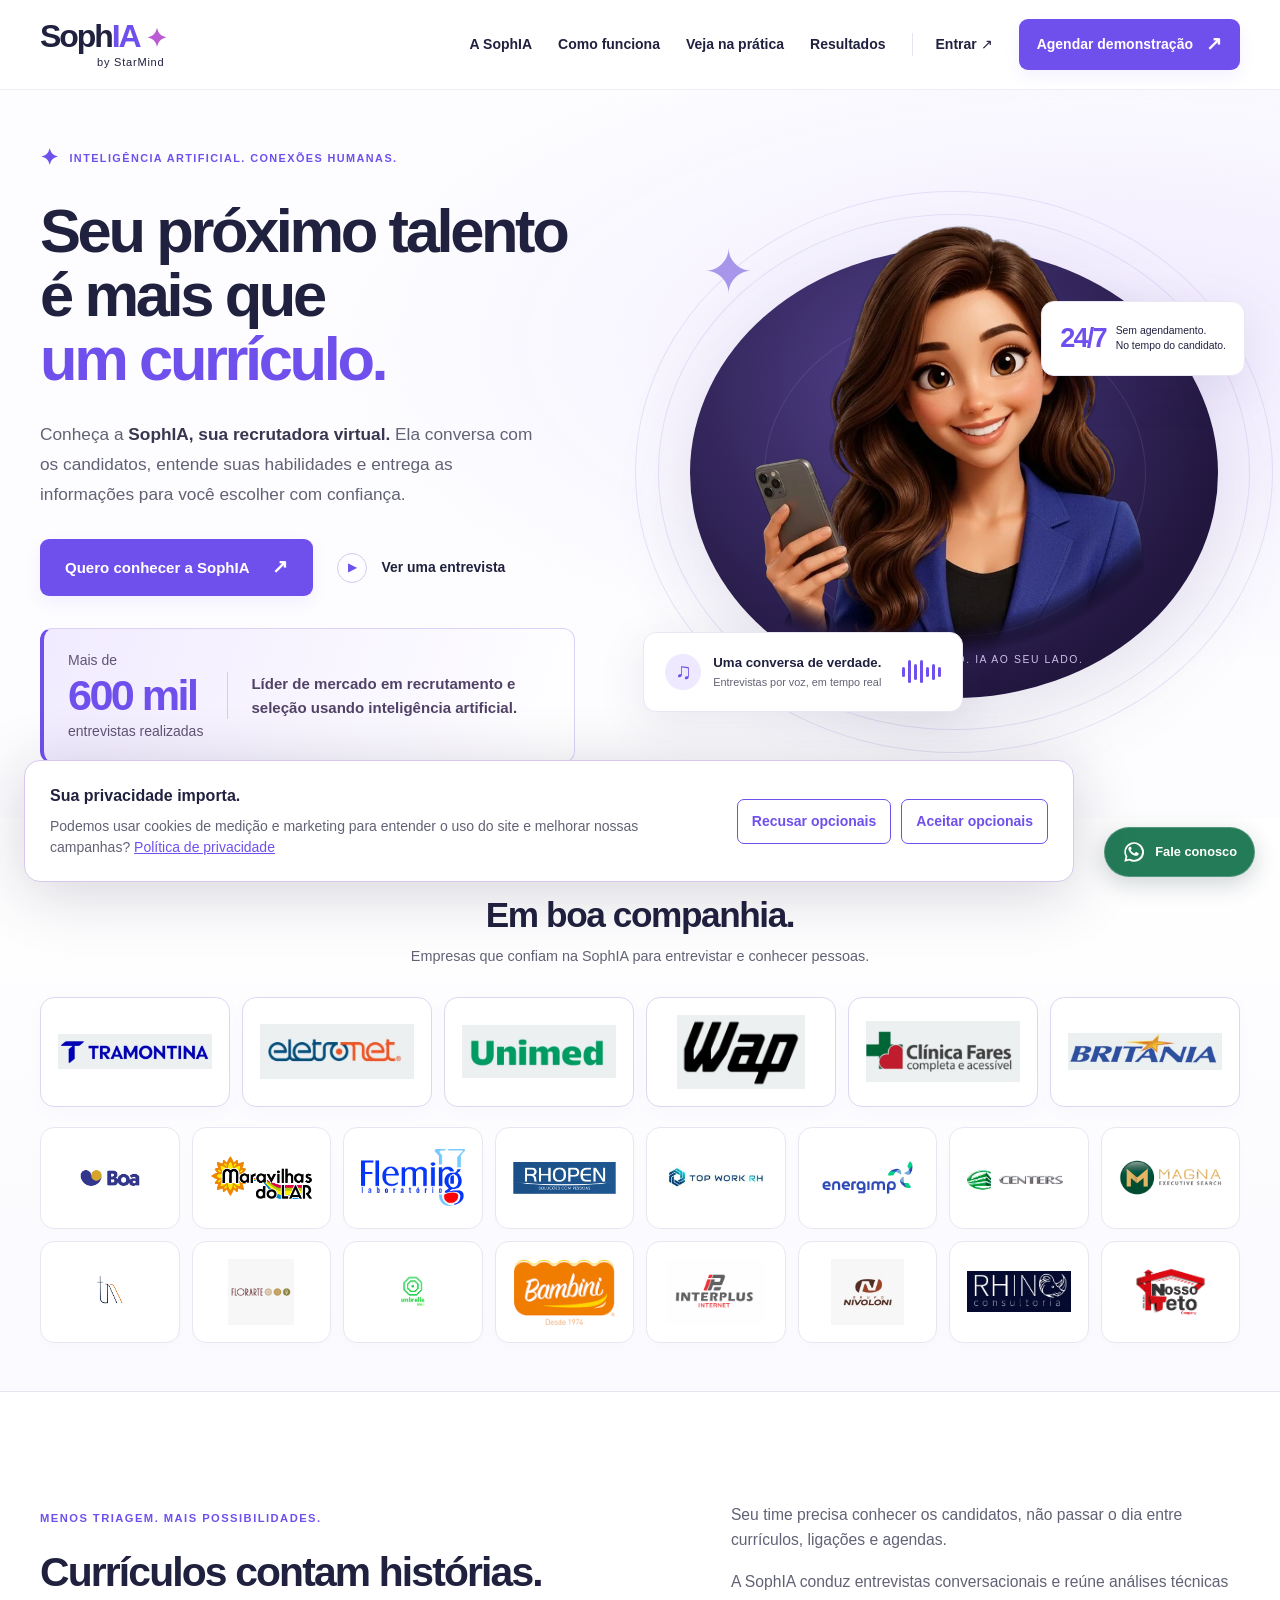
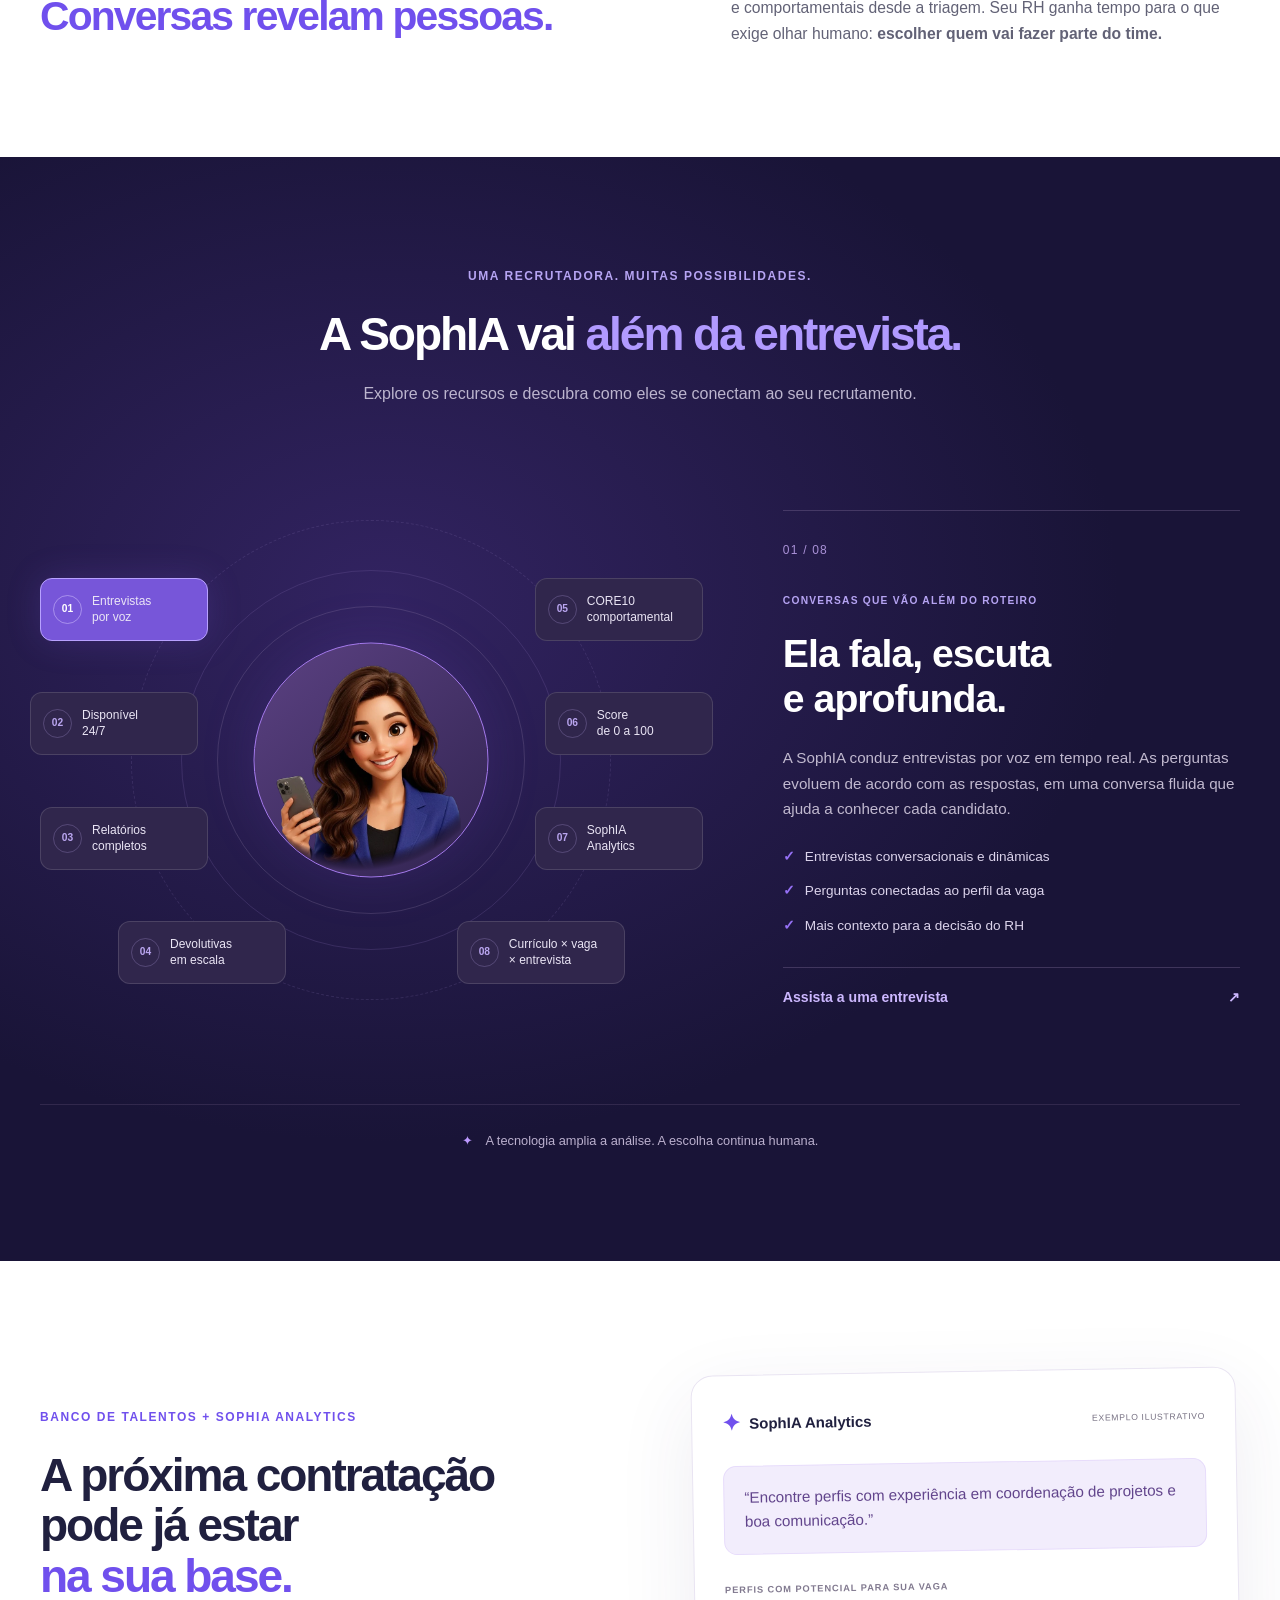
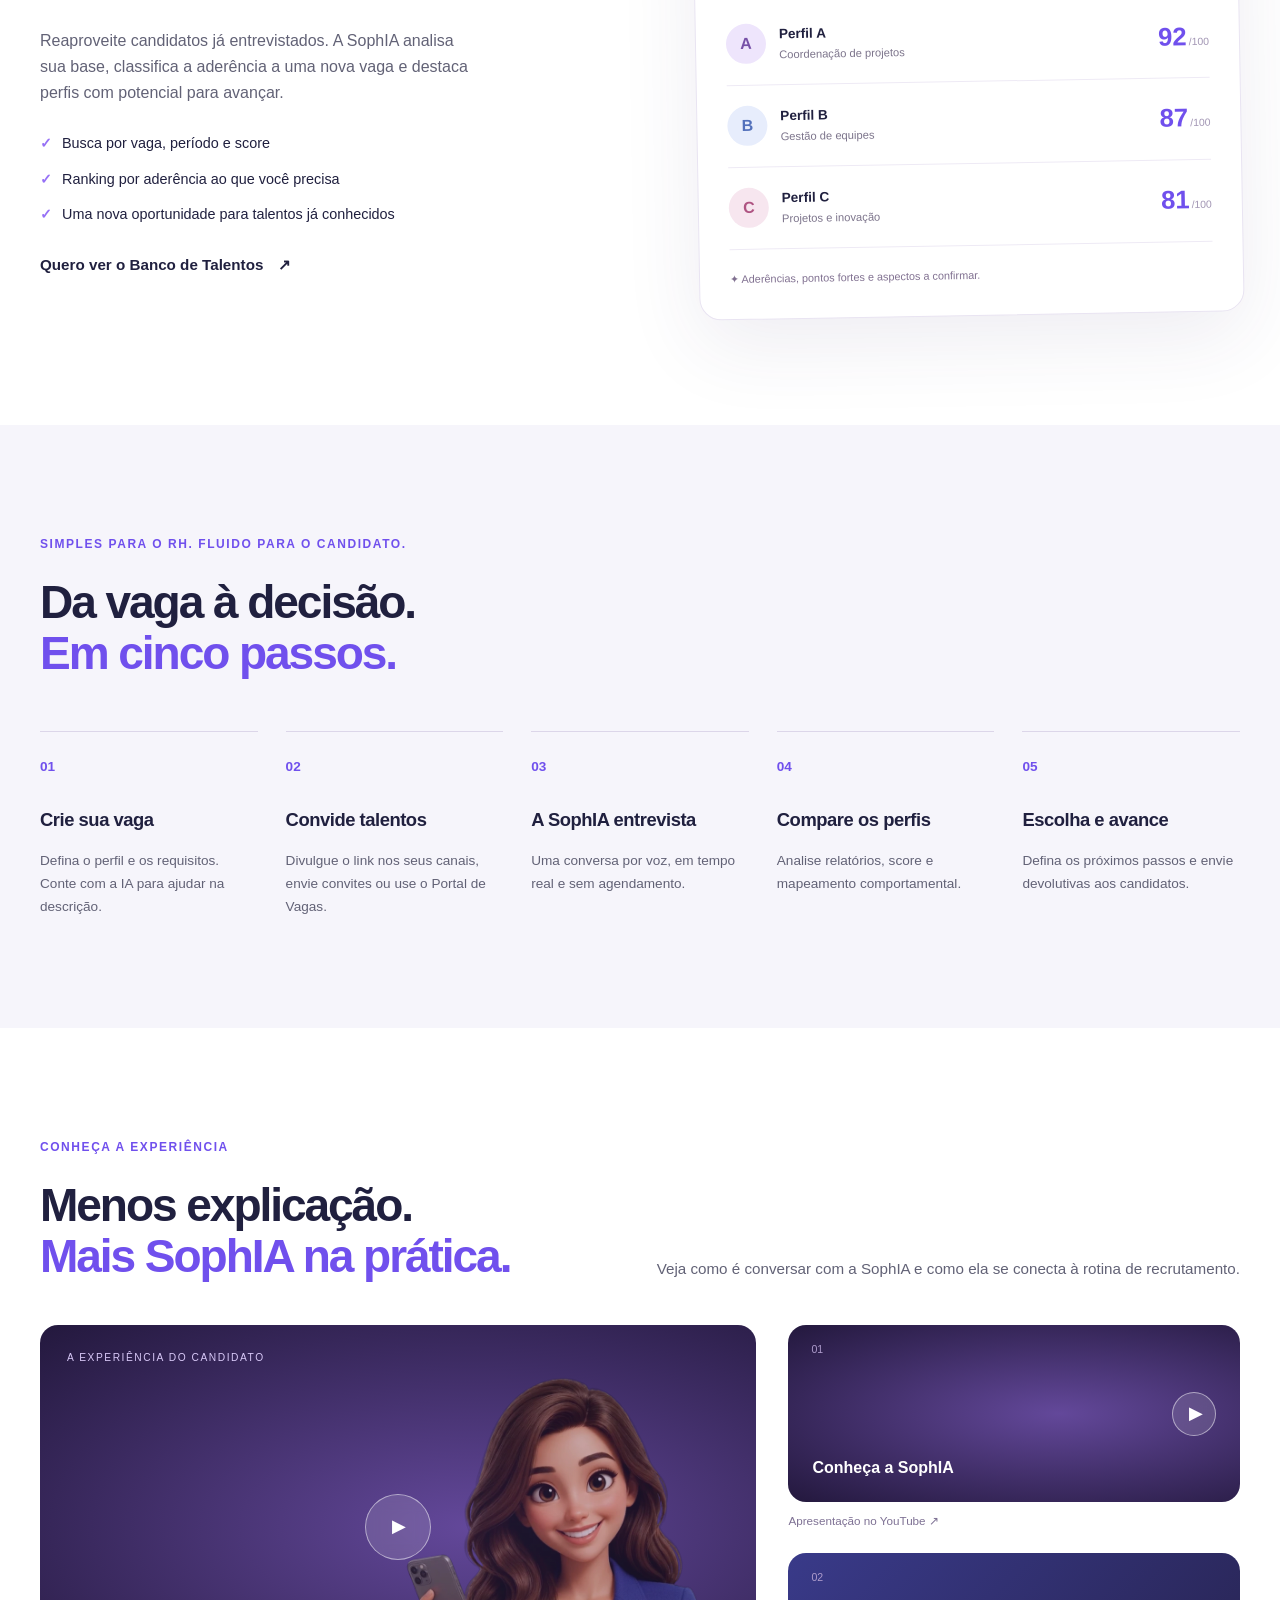
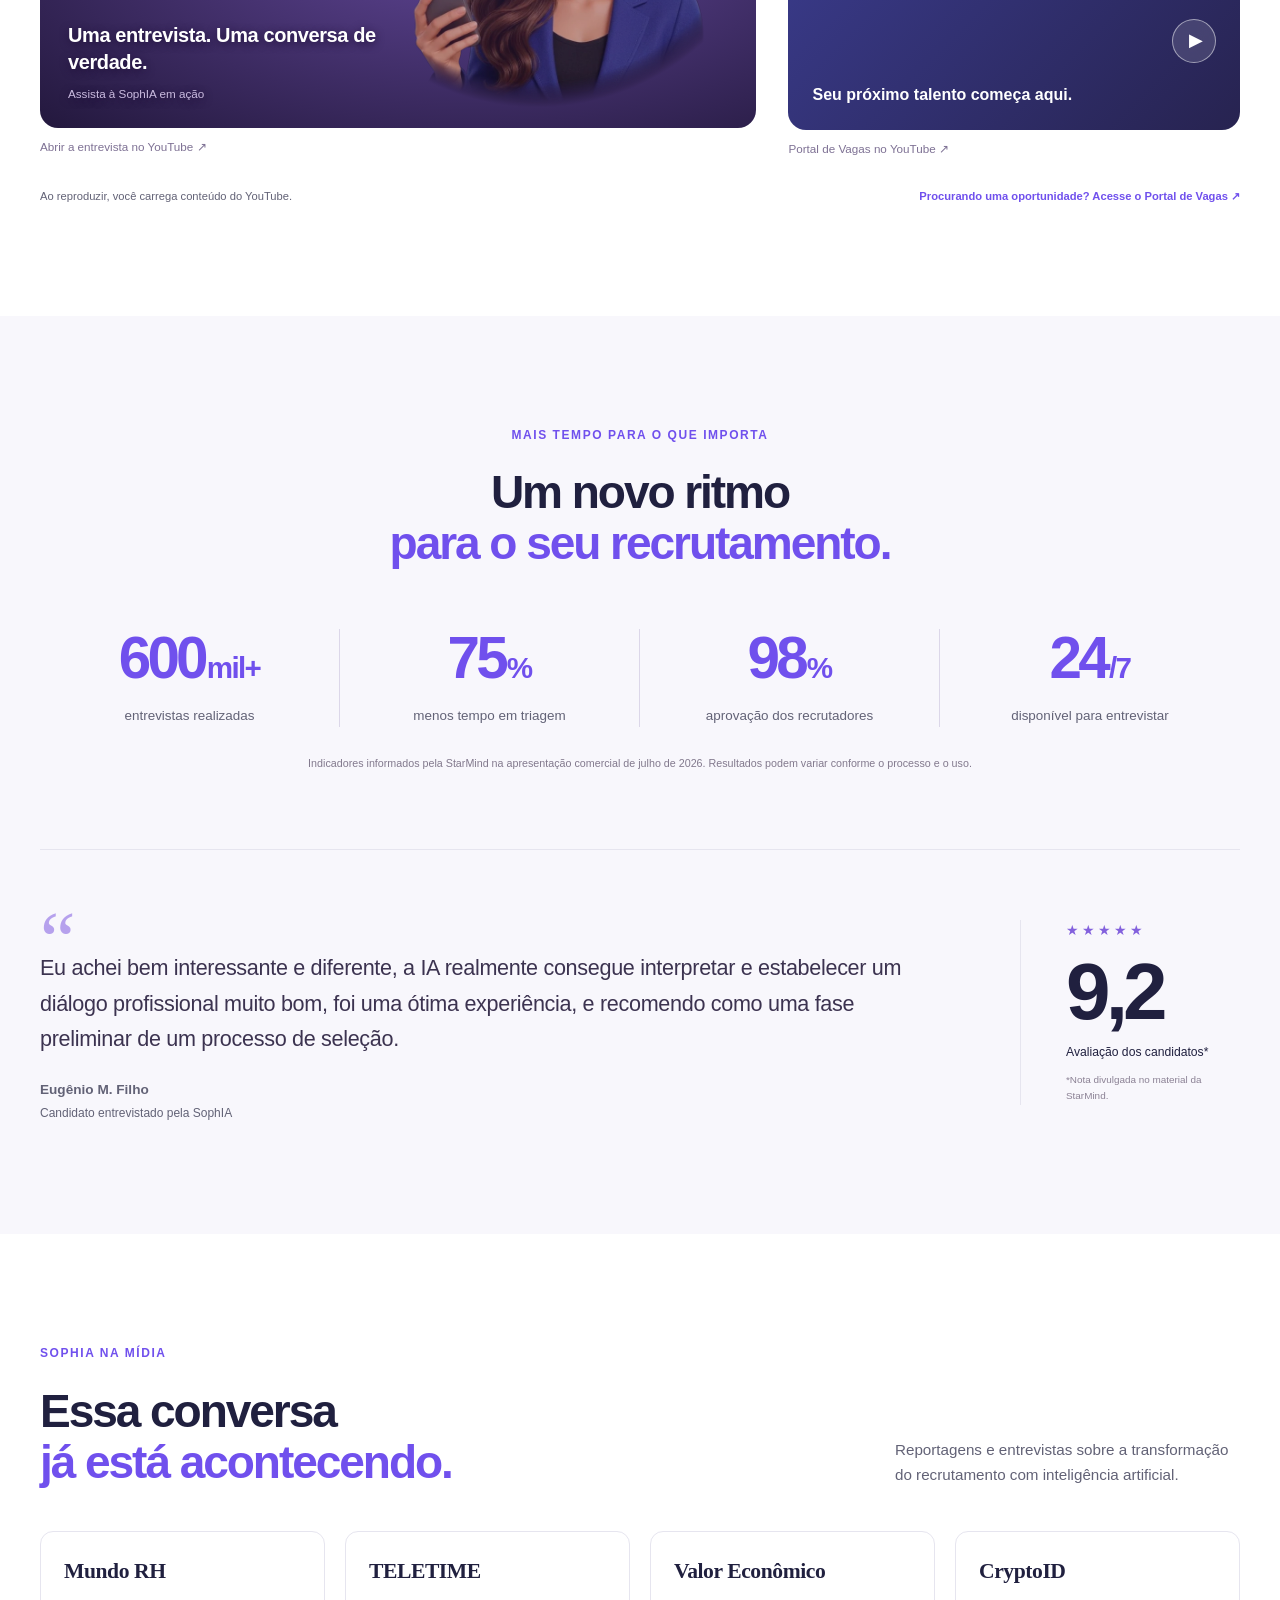
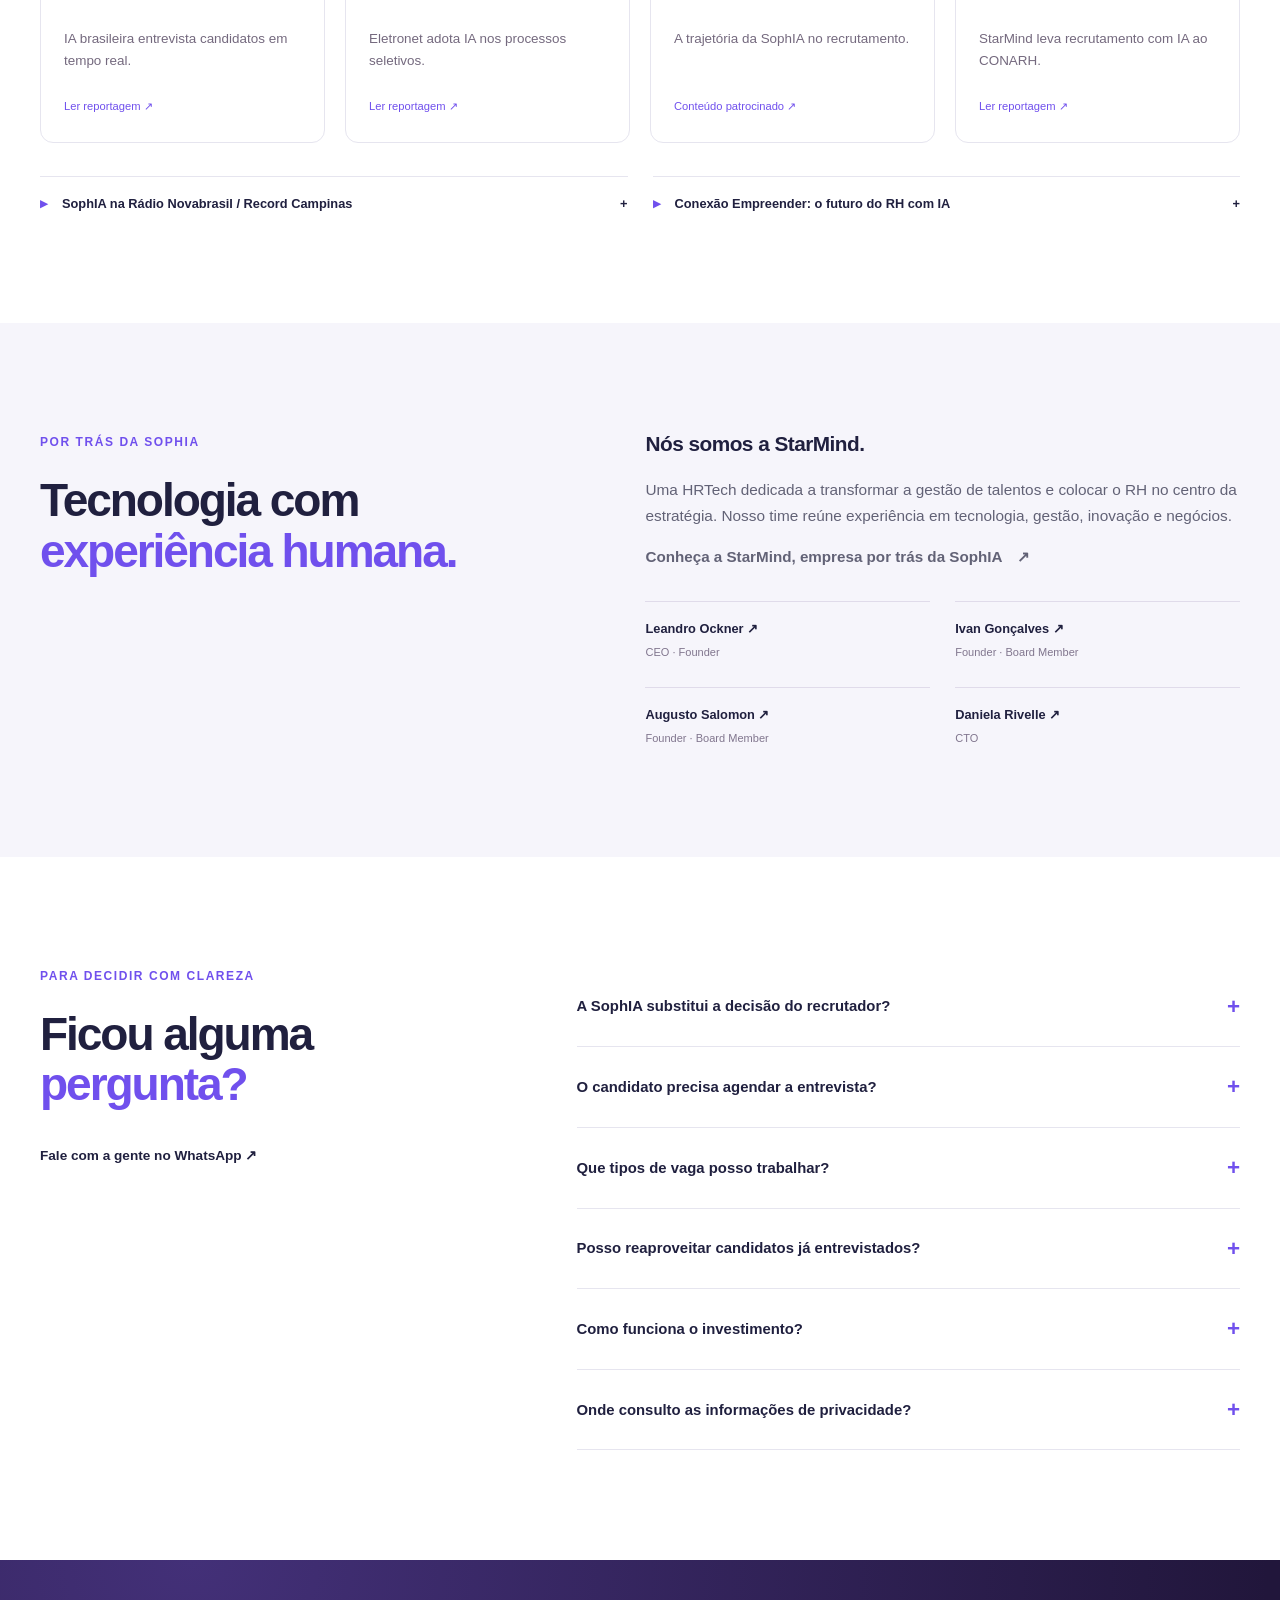
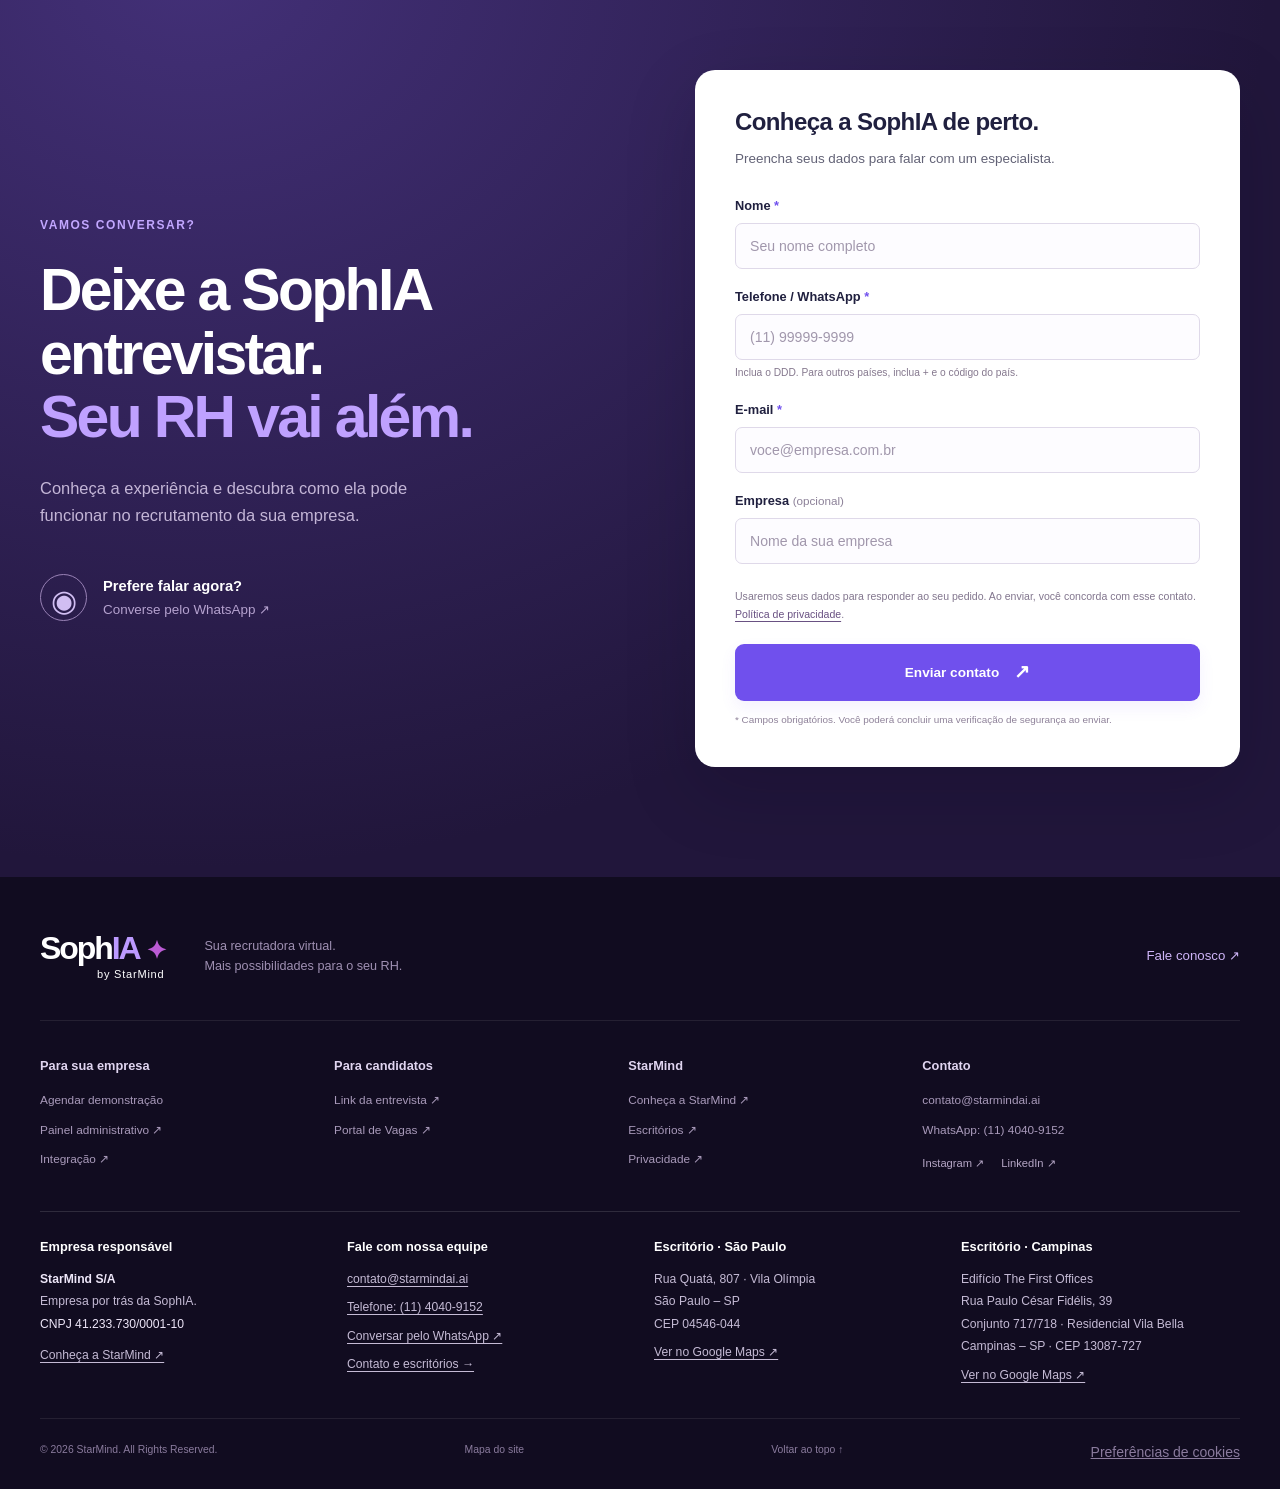
<file: index.html>
<!doctype html>
<html lang="pt-BR">
<head>
<meta charset="utf-8"><meta name="viewport" content="width=device-width, initial-scale=1">
<title>SophIA | Sua recrutadora virtual, além da entrevista</title>
<meta name="description" content="A SophIA entrevista candidatos por voz, analisa competências e entrega ao RH relatórios, score, CORE10 e um banco de talentos inteligente. Conheça a recrutadora virtual da StarMind.">
<meta name="theme-color" content="#292064"><meta property="og:type" content="website"><meta property="og:title" content="SophIA — sua recrutadora virtual"><meta property="og:description" content="Ela entrevista. Você conhece as pessoas. Seu RH decide com mais informação.">
<link rel="icon" type="image/svg+xml" href="data:image/svg+xml,%3Csvg xmlns='http://www.w3.org/2000/svg' viewBox='0 0 64 64'%3E%3Crect width='64' height='64' rx='18' fill='%237050ed'/%3E%3Ctext x='32' y='47' text-anchor='middle' font-family='Arial' font-weight='700' font-size='44' fill='white'%3ES%3C/text%3E%3C/svg%3E">
<link rel="stylesheet" href="styles.css"><script src="config.js" defer></script><script src="tracking.js" defer></script><script src="forms.js" defer></script><script src="script.js" defer></script>
<script type="application/ld+json">{"@context": "https://schema.org", "@type": "Organization", "@id": "https://sophia.starmindai.ai/#starmind", "name": "StarMind", "legalName": "StarMind S/A", "url": "https://starmindai.ai/", "taxID": "41.233.730/0001-10", "email": "contato@starmindai.ai", "telephone": "+551140409152", "sameAs": ["https://www.instagram.com/starmind.ai/", "https://www.linkedin.com/company/starmindai"]}</script>
<link rel="stylesheet" href="site-updates.css">
</head>
<body>
<a class="skip" href="#conteudo">Pular para o conteúdo</a>
<header class="header"><div class="container nav">
<a class="brand" href="#inicio" aria-label="SophIA, início"><span>Soph<span class="brand-ia">IA</span><i>✦</i></span><small>by StarMind</small></a>
<button class="menu-toggle" aria-label="Abrir menu" aria-controls="navigation" aria-expanded="false"><span></span><span></span><span></span></button>
<nav id="navigation" aria-label="Navegação principal"><a href="#solucao">A SophIA</a><a href="#como-funciona">Como funciona</a><a href="#demonstracao">Veja na prática</a><a href="#resultados">Resultados</a><a class="nav-login" href="https://painel.starmindai.ai/" target="_blank" rel="noopener noreferrer">Entrar ↗</a><a class="button small" href="https://painelcliente.starmindai.ai/agendamento" target="_blank" rel="noopener noreferrer">Agendar demonstração <span>↗</span></a></nav>
</div></header>
<main id="conteudo">
<section class="hero" id="inicio"><div class="container hero-grid">
<div class="hero-copy"><p class="eyebrow"><span class="mini-spark">✦</span> INTELIGÊNCIA ARTIFICIAL. CONEXÕES HUMANAS.</p><h1>Seu próximo talento<br>é mais que<br><em>um currículo.</em></h1><p class="hero-intro">Conheça a <strong>SophIA, sua recrutadora virtual.</strong> Ela conversa com os candidatos, entende suas habilidades e entrega as informações para você escolher com confiança.</p><div class="actions"><a class="button" href="https://painelcliente.starmindai.ai/agendamento" target="_blank" rel="noopener noreferrer">Quero conhecer a SophIA <span>↗</span></a><a class="text-link" href="#demonstracao"><span class="play-small">▶</span> Ver uma entrevista</a></div><div class="hero-proof hero-proof-highlight"><p class="hero-volume"><span>Mais de</span><strong>600 mil</strong><span>entrevistas realizadas</span></p><p class="hero-leadership">Líder de mercado em recrutamento e seleção usando inteligência artificial.</p></div></div>
<div class="hero-art"><div class="hero-orbit orbit-one"></div><div class="hero-orbit orbit-two"></div><div class="hero-disc"><span class="disc-label">PESSOAS NO CENTRO. IA AO SEU LADO.</span></div><img class="hero-avatar" src="assets/sophia.webp" alt="SophIA, a recrutadora virtual da StarMind" width="740" height="888" fetchpriority="high"><div class="float-card voice-card"><span class="voice-icon" aria-hidden="true">♫</span><div><b>Uma conversa de verdade.</b><span>Entrevistas por voz, em tempo real</span></div><div class="wave" aria-hidden="true"><i></i><i></i><i></i><i></i><i></i><i></i><i></i></div></div><div class="float-card time-card"><b>24/7</b><span>Sem agendamento.<br>No tempo do candidato.</span></div><span class="hero-spark" aria-hidden="true">✦</span></div>
</div></section>
<section class="client-showcase" id="clientes" aria-labelledby="clients-title"><div class="container">
<p class="client-eyebrow">QUEM JÁ TRANSFORMA O RH COM A SOPHIA</p>
<h2 id="clients-title">Em boa companhia.</h2>
<p class="client-intro">Empresas que confiam na SophIA para entrevistar e conhecer pessoas.</p>
<ul class="client-grid client-grid-primary" aria-label="Clientes em destaque"><li class="client-tile"><img src="assets/logo-tramontina.webp" alt="Tramontina" width="498" height="116" loading="lazy" decoding="async"></li><li class="client-tile"><img src="assets/logo-eletronet.webp" alt="Eletronet" width="380" height="134" loading="lazy" decoding="async"></li><li class="client-tile"><img src="assets/logo-unimed.webp" alt="Unimed" width="396" height="136" loading="lazy" decoding="async"></li><li class="client-tile"><img src="assets/logo-wap.webp" alt="WAP" width="272" height="158" loading="lazy" decoding="async"></li><li class="client-tile"><img src="assets/logo-fares.webp" alt="Clínica Fares" width="404" height="158" loading="lazy" decoding="async"></li><li class="client-tile"><img src="assets/logo-britania.webp" alt="Britânia" width="424" height="102" loading="lazy" decoding="async"></li></ul>
<ul class="client-grid client-grid-more" aria-label="Mais clientes da SophIA"><li class="client-tile"><img src="assets/clientes/04-supermercados-boa.png" alt="Supermercados BOA" width="225" height="225" loading="lazy" decoding="async"></li><li class="client-tile"><img src="assets/clientes/05-maravilhas-do-lar.png" alt="Maravilhas do Lar" width="400" height="171" loading="lazy" decoding="async"></li><li class="client-tile"><img src="assets/clientes/07-fleming.png" alt="Fleming" width="302" height="167" loading="lazy" decoding="async"></li><li class="client-tile"><img src="assets/clientes/08-rhopen.svg" alt="RHOPEN" loading="lazy" decoding="async"></li><li class="client-tile"><img src="assets/clientes/09-topwork.jpg" alt="TopWork" width="350" height="88" loading="lazy" decoding="async"></li><li class="client-tile"><img src="assets/clientes/10-energimp.png" alt="Energimp" width="316" height="160" loading="lazy" decoding="async"></li><li class="client-tile"><img src="assets/clientes/11-grupo-centers.png" alt="Grupo Centers" width="320" height="83" loading="lazy" decoding="async"></li><li class="client-tile"><img src="assets/clientes/12-magna.png" alt="Magna" width="600" height="218" loading="lazy" decoding="async"></li><li class="client-tile"><img src="assets/clientes/13-tm-associados.png" alt="TM Associados" width="225" height="225" loading="lazy" decoding="async"></li><li class="client-tile"><img src="assets/clientes/14-florarte.jpg" alt="Florarte" width="800" height="800" loading="lazy" decoding="async"></li><li class="client-tile"><img src="assets/clientes/15-umbrella-talent.png" alt="Umbrella Talent" width="1080" height="1080" loading="lazy" decoding="async"></li><li class="client-tile"><img src="assets/clientes/16-bambini.png" alt="Bambini" width="226" height="148" loading="lazy" decoding="async"></li><li class="client-tile"><img src="assets/clientes/17-interplus.png" alt="Interplus" width="500" height="334" loading="lazy" decoding="async"></li><li class="client-tile"><img src="assets/clientes/18-nivoloni.jpeg" alt="Nivoloni" width="220" height="200" loading="lazy" decoding="async"></li><li class="client-tile"><img src="assets/clientes/19-rhino.png" alt="Rhino" width="265" height="107" loading="lazy" decoding="async"></li><li class="client-tile"><img src="assets/clientes/20-nosso-teto.png" alt="Nosso Teto" width="900" height="500" loading="lazy" decoding="async"></li></ul>
</div></section>
<section class="section intro-section"><div class="container intro-grid"><div><p class="eyebrow">MENOS TRIAGEM. MAIS POSSIBILIDADES.</p><h2>Currículos contam histórias.<br><em>Conversas revelam pessoas.</em></h2></div><div><p>Seu time precisa conhecer os candidatos, não passar o dia entre currículos, ligações e agendas.</p><p>A SophIA conduz entrevistas conversacionais e reúne análises técnicas e comportamentais desde a triagem. Seu RH ganha tempo para o que exige olhar humano: <strong>escolher quem vai fazer parte do time.</strong></p></div></div></section>
<section class="solution section" id="solucao"><div class="container"><div class="section-heading centered"><p class="eyebrow">UMA RECRUTADORA. MUITAS POSSIBILIDADES.</p><h2>A SophIA vai <em>além da entrevista.</em></h2><p>Explore os recursos e descubra como eles se conectam ao seu recrutamento.</p></div>
<div class="mandala-layout"><div class="mandala" aria-label="Recursos da SophIA"><div class="mandala-ring ring-outer"></div><div class="mandala-ring ring-inner"></div><div class="mandala-center"><img src="assets/sophia-mandala.webp" alt="SophIA no centro dos recursos de recrutamento" width="647" height="777" loading="lazy"><span>SophIA</span></div><div class="mandala-options" role="tablist" aria-label="Explore as funcionalidades">
<button class="mandala-node n1 active" id="tab-voz" role="tab" aria-selected="true" aria-controls="panel-voz" data-feature="voz"><span class="node-icon">01</span><span>Entrevistas<br>por voz</span></button>
<button class="mandala-node n2" id="tab-disponibilidade" role="tab" aria-selected="false" tabindex="-1" aria-controls="panel-disponibilidade" data-feature="disponibilidade"><span class="node-icon">02</span><span>Disponível<br>24/7</span></button>
<button class="mandala-node n3" id="tab-relatorios" role="tab" aria-selected="false" tabindex="-1" aria-controls="panel-relatorios" data-feature="relatorios"><span class="node-icon">03</span><span>Relatórios<br>completos</span></button>
<button class="mandala-node n4" id="tab-feedback" role="tab" aria-selected="false" tabindex="-1" aria-controls="panel-feedback" data-feature="feedback"><span class="node-icon">04</span><span>Devolutivas<br>em escala</span></button>
<button class="mandala-node n5" id="tab-core" role="tab" aria-selected="false" tabindex="-1" aria-controls="panel-core" data-feature="core"><span class="node-icon">05</span><span>CORE10<br>comportamental</span></button>
<button class="mandala-node n6" id="tab-score" role="tab" aria-selected="false" tabindex="-1" aria-controls="panel-score" data-feature="score"><span class="node-icon">06</span><span>Score<br>de 0 a 100</span></button>
<button class="mandala-node n7" id="tab-analytics" role="tab" aria-selected="false" tabindex="-1" aria-controls="panel-analytics" data-feature="analytics"><span class="node-icon">07</span><span>SophIA<br>Analytics</span></button>
<button class="mandala-node n8" id="tab-comparacao" role="tab" aria-selected="false" tabindex="-1" aria-controls="panel-comparacao" data-feature="comparacao"><span class="node-icon">08</span><span>Currículo × vaga<br>× entrevista</span></button></div></div>
<div class="feature-details">
<article class="feature-panel" id="panel-voz" role="tabpanel" tabindex="0" aria-labelledby="tab-voz"><span class="feature-count">01 / 08</span><p class="eyebrow">CONVERSAS QUE VÃO ALÉM DO ROTEIRO</p><h3>Ela fala, escuta<br>e aprofunda.</h3><p>A SophIA conduz entrevistas por voz em tempo real. As perguntas evoluem de acordo com as respostas, em uma conversa fluida que ajuda a conhecer cada candidato.</p><ul class="check-list"><li>Entrevistas conversacionais e dinâmicas</li><li>Perguntas conectadas ao perfil da vaga</li><li>Mais contexto para a decisão do RH</li></ul><a class="light-link" href="#demonstracao">Assista a uma entrevista <span>↗</span></a></article>
<article class="feature-panel" id="panel-disponibilidade" role="tabpanel" tabindex="0" aria-labelledby="tab-disponibilidade" hidden><span class="feature-count">02 / 08</span><p class="eyebrow">O TEMPO DO CANDIDATO IMPORTA</p><h3>Boas conversas<br>não precisam de agenda.</h3><p>O candidato acessa o link e participa quando estiver disponível, de qualquer lugar. A SophIA está pronta 24 horas por dia, sete dias por semana.</p><ul class="check-list"><li>Sem conciliação de agendas</li><li>Entrevistas simultâneas</li><li>Mais flexibilidade para participar</li></ul></article>
<article class="feature-panel" id="panel-relatorios" role="tabpanel" tabindex="0" aria-labelledby="tab-relatorios" hidden><span class="feature-count">03 / 08</span><p class="eyebrow">DA CONVERSA À ANÁLISE</p><h3>Mais clareza.<br>Menos trabalho manual.</h3><p>Receba relatórios com as informações da entrevista, análise das competências e pontos que merecem aprofundamento na próxima etapa.</p><ul class="check-list"><li>Informações organizadas por candidato</li><li>Análise técnica e comportamental</li><li>Subsídios para comparar perfis</li></ul></article>
<article class="feature-panel" id="panel-feedback" role="tabpanel" tabindex="0" aria-labelledby="tab-feedback" hidden><span class="feature-count">04 / 08</span><p class="eyebrow">CUIDADO EM CADA CONTATO</p><h3>Uma jornada que<br>continua depois da entrevista.</h3><p>Organize a comunicação com seus candidatos com devolutivas individuais ou em massa, e mantenha o processo seletivo em movimento.</p><ul class="check-list"><li>Confirmação de conclusão por e-mail</li><li>Devolutivas individuais ou em massa</li><li>Convites para sua base de candidatos</li></ul></article>
<article class="feature-panel" id="panel-core" role="tabpanel" tabindex="0" aria-labelledby="tab-core" hidden><span class="feature-count">05 / 08</span><p class="eyebrow">CORE10</p><h3>Comportamento<br>desde a triagem.</h3><p>Conheça tendências comportamentais e relacione o perfil do candidato às necessidades da vaga. O CORE10 complementa a entrevista e apoia o julgamento do recrutador.</p><ul class="check-list"><li>Mapeamento comportamental</li><li>Mais contexto sobre o perfil</li><li>Pontos para aprofundar na seleção</li></ul></article>
<article class="feature-panel" id="panel-score" role="tabpanel" tabindex="0" aria-labelledby="tab-score" hidden><span class="feature-count">06 / 08</span><p class="eyebrow">PRIORIZE COM INFORMAÇÃO</p><h3>Compare perfis.<br>Escolha com contexto.</h3><p>Um score de 0 a 100 organiza os candidatos pela aderência avaliada. Use o ranking junto aos relatórios para definir quem avança.</p><ul class="check-list"><li>Ranking para apoiar a priorização</li><li>Critérios relacionados à vaga</li><li>A decisão final permanece com o RH</li></ul></article>
<article class="feature-panel" id="panel-analytics" role="tabpanel" tabindex="0" aria-labelledby="tab-analytics" hidden><span class="feature-count">07 / 08</span><p class="eyebrow">SOPHIA ANALYTICS</p><h3>Faça perguntas.<br>Encontre possibilidades.</h3><p>Converse com sua base de entrevistas. A SophIA transforma buscas em linguagem natural em uma curadoria de candidatos e perfis comportamentais.</p><ul class="check-list"><li>Busca conversacional</li><li>Tradução para perfis comportamentais</li><li>Ranqueamento inteligente por aderência</li></ul></article>
<article class="feature-panel" id="panel-comparacao" role="tabpanel" tabindex="0" aria-labelledby="tab-comparacao" hidden><span class="feature-count">08 / 08</span><p class="eyebrow">UMA VISÃO MAIS COMPLETA</p><h3>O currículo é<br>só o começo.</h3><p>A SophIA cruza o currículo, os requisitos da vaga e as respostas da entrevista para ajudar você a identificar aderências e aspectos que precisam de confirmação.</p><ul class="check-list"><li>Experiência declarada no currículo</li><li>Competências pedidas pela vaga</li><li>Evidências trazidas na conversa</li></ul></article>
</div></div><div class="human-note"><span>✦</span> A tecnologia amplia a análise. A escolha continua humana.</div></div></section>
<section class="section talent-section"><div class="container talent-grid"><div><p class="eyebrow">BANCO DE TALENTOS + SOPHIA ANALYTICS</p><h2>A próxima contratação<br>pode já estar<br><em>na sua base.</em></h2><p>Reaproveite candidatos já entrevistados. A SophIA analisa sua base, classifica a aderência a uma nova vaga e destaca perfis com potencial para avançar.</p><ul class="check-list"><li>Busca por vaga, período e score</li><li>Ranking por aderência ao que você precisa</li><li>Uma nova oportunidade para talentos já conhecidos</li></ul><a class="text-link" href="https://painelcliente.starmindai.ai/agendamento" target="_blank" rel="noopener noreferrer">Quero ver o Banco de Talentos <span>↗</span></a></div><div class="analytics-demo"><div class="demo-top"><span class="mini-spark">✦</span> SophIA Analytics <small>EXEMPLO ILUSTRATIVO</small></div><div class="query">“Encontre perfis com experiência em coordenação de projetos e boa comunicação.”</div><div class="analysis-label">PERFIS COM POTENCIAL PARA SUA VAGA</div><div class="candidate"><span class="candidate-avatar">A</span><div><b>Perfil A</b><span>Coordenação de projetos</span></div><strong>92<small>/100</small></strong></div><div class="candidate"><span class="candidate-avatar blue">B</span><div><b>Perfil B</b><span>Gestão de equipes</span></div><strong>87<small>/100</small></strong></div><div class="candidate"><span class="candidate-avatar pink">C</span><div><b>Perfil C</b><span>Projetos e inovação</span></div><strong>81<small>/100</small></strong></div><div class="demo-note">✦ Aderências, pontos fortes e aspectos a confirmar.</div></div></div></section>
<section class="section process-section" id="como-funciona"><div class="container"><div class="section-heading"><p class="eyebrow">SIMPLES PARA O RH. FLUIDO PARA O CANDIDATO.</p><h2>Da vaga à decisão.<br><em>Em cinco passos.</em></h2></div><div class="steps"><article><span>01</span><h3>Crie sua vaga</h3><p>Defina o perfil e os requisitos. Conte com a IA para ajudar na descrição.</p></article><article><span>02</span><h3>Convide talentos</h3><p>Divulgue o link nos seus canais, envie convites ou use o Portal de Vagas.</p></article><article><span>03</span><h3>A SophIA entrevista</h3><p>Uma conversa por voz, em tempo real e sem agendamento.</p></article><article><span>04</span><h3>Compare os perfis</h3><p>Analise relatórios, score e mapeamento comportamental.</p></article><article><span>05</span><h3>Escolha e avance</h3><p>Defina os próximos passos e envie devolutivas aos candidatos.</p></article></div></div></section>
<section class="section video-section" id="demonstracao"><div class="container"><div class="section-heading split-heading"><div><p class="eyebrow">CONHEÇA A EXPERIÊNCIA</p><h2>Menos explicação.<br><em>Mais SophIA na prática.</em></h2></div><p>Veja como é conversar com a SophIA e como ela se conecta à rotina de recrutamento.</p></div><div class="video-layout"><div class="video-primary"><div class="video-cover" data-video="kDdi8CGSZlw" data-title="Uma entrevista por voz com a SophIA"><span class="video-kicker">A EXPERIÊNCIA DO CANDIDATO</span><img src="assets/sophia.webp" alt="" width="740" height="888" loading="lazy"><button class="play-button" aria-label="Reproduzir: Uma entrevista por voz com a SophIA"><span>▶</span></button><div class="video-caption"><b>Uma entrevista. Uma conversa de verdade.</b><span>Assista à SophIA em ação</span></div></div><a class="youtube-fallback" href="https://www.youtube.com/watch?v=kDdi8CGSZlw" target="_blank" rel="noopener noreferrer">Abrir a entrevista no YouTube ↗</a></div><div class="video-secondary"><article><div class="video-cover compact" data-video="60or_aHQ5p8" data-title="Conheça a SophIA"><span class="video-number">01</span><button class="play-button" aria-label="Reproduzir: Conheça a SophIA"><span>▶</span></button><b>Conheça a SophIA</b></div><a class="youtube-fallback" href="https://www.youtube.com/watch?v=60or_aHQ5p8" target="_blank" rel="noopener noreferrer">Apresentação no YouTube ↗</a></article><article><div class="video-cover compact portal-cover" data-video="WNhlJfpAJW4" data-title="Portal de Vagas SophIA"><span class="video-number">02</span><button class="play-button" aria-label="Reproduzir: Portal de Vagas SophIA"><span>▶</span></button><b>Seu próximo talento começa aqui.</b></div><a class="youtube-fallback" href="https://www.youtube.com/watch?v=WNhlJfpAJW4" target="_blank" rel="noopener noreferrer">Portal de Vagas no YouTube ↗</a></article></div></div><p class="video-privacy">Ao reproduzir, você carrega conteúdo do YouTube. <a href="https://vagas.starmindai.ai/" target="_blank" rel="noopener noreferrer">Procurando uma oportunidade? Acesse o Portal de Vagas ↗</a></p></div></section>
<section class="section results-section" id="resultados"><div class="container"><div class="section-heading centered"><p class="eyebrow">MAIS TEMPO PARA O QUE IMPORTA</p><h2>Um novo ritmo<br><em>para o seu recrutamento.</em></h2></div><div class="stats-grid"><article><strong>600<span>mil+</span></strong><p>entrevistas realizadas</p></article><article><strong>75<span>%</span></strong><p>menos tempo em triagem</p></article><article><strong>98<span>%</span></strong><p>aprovação dos recrutadores</p></article><article><strong>24<span>/7</span></strong><p>disponível para entrevistar</p></article></div><p class="stat-source">Indicadores informados pela StarMind na apresentação comercial de julho de 2026. Resultados podem variar conforme o processo e o uso.</p><div class="testimonial"><div><span class="quote-mark">“</span><blockquote>Eu achei bem interessante e diferente, a IA realmente consegue interpretar e estabelecer um diálogo profissional muito bom, foi uma ótima experiência, e recomendo como uma fase preliminar de um processo de seleção.</blockquote><p><strong>Eugênio M. Filho</strong><span>Candidato entrevistado pela SophIA</span></p></div><aside><span class="stars" aria-label="Avaliação positiva">★★★★★</span><strong>9,2</strong><span>Avaliação dos candidatos*</span><small>*Nota divulgada no material da StarMind.</small></aside></div></div></section>
<section class="section media-section"><div class="container"><div class="split-heading"><div><p class="eyebrow">SOPHIA NA MÍDIA</p><h2>Essa conversa<br><em>já está acontecendo.</em></h2></div><p>Reportagens e entrevistas sobre a transformação do recrutamento com inteligência artificial.</p></div><div class="press-grid"><a href="https://mundorh.com.br/ia-brasileira-entrevista-candidatos-em-tempo-real/" target="_blank" rel="noopener noreferrer"><b>Mundo RH</b><span>IA brasileira entrevista candidatos em tempo real.</span><small>Ler reportagem ↗</small></a><a href="https://teletime.com.br/12/12/2025/eletronet-adota-agente-de-inteligencia-artificial-em-processos-seletivos/" target="_blank" rel="noopener noreferrer"><b>TELETIME</b><span>Eletronet adota IA nos processos seletivos.</span><small>Ler reportagem ↗</small></a><a href="https://valor.globo.com/patrocinado/pressworks/noticia/2025/07/15/conheca-a-inteligencia-artificial-que-ja-entrevistou-50-mil-candidatos-desde-o-seu-lancamento.ghtml" target="_blank" rel="noopener noreferrer"><b>Valor Econômico</b><span>A trajetória da SophIA no recrutamento.</span><small>Conteúdo patrocinado ↗</small></a><a href="https://cryptoid.com.br/inteligencia-artificial/starmind-leva-plataforma-com-ia-ao-conarh-2025/" target="_blank" rel="noopener noreferrer"><b>CryptoID</b><span>StarMind leva recrutamento com IA ao CONARH.</span><small>Ler reportagem ↗</small></a></div><div class="interview-videos"><details><summary><span>▶</span> SophIA na Rádio Novabrasil / Record Campinas <span>+</span></summary><div class="video-cover interview-cover" data-video="g61nXCa9Mkg" data-title="SophIA na Novabrasil"><button class="play-button" aria-label="Reproduzir: SophIA na Novabrasil"><span>▶</span></button></div><a class="youtube-fallback" href="https://www.youtube.com/watch?v=g61nXCa9Mkg" target="_blank" rel="noopener noreferrer">Abrir no YouTube ↗</a></details><details><summary><span>▶</span> Conexão Empreender: o futuro do RH com IA <span>+</span></summary><div class="video-cover interview-cover" data-video="FBAfamjsfmo" data-title="Conexão Empreender com Jair Duprá"><button class="play-button" aria-label="Reproduzir: Conexão Empreender"><span>▶</span></button></div><a class="youtube-fallback" href="https://www.youtube.com/watch?v=FBAfamjsfmo" target="_blank" rel="noopener noreferrer">Abrir no YouTube ↗</a></details></div></div></section>
<section class="section about-section"><div class="container about-grid"><div><p class="eyebrow">POR TRÁS DA SOPHIA</p><h2>Tecnologia com<br><em>experiência humana.</em></h2></div><div><h3>Nós somos a StarMind.</h3><p>Uma HRTech dedicada a transformar a gestão de talentos e colocar o RH no centro da estratégia. Nosso time reúne experiência em tecnologia, gestão, inovação e negócios.</p><p><a class="text-link" href="https://starmindai.ai" target="_blank" rel="noopener noreferrer">Conheça a StarMind, empresa por trás da SophIA <span aria-hidden="true">↗</span></a></p><div class="team"><a href="https://www.linkedin.com/in/leandro-ockner-02338278" target="_blank" rel="noopener noreferrer"><b>Leandro Ockner ↗</b><span>CEO · Founder</span></a><a href="https://www.linkedin.com/in/ivan-gon%C3%A7alves-255abb7" target="_blank" rel="noopener noreferrer"><b>Ivan Gonçalves ↗</b><span>Founder · Board Member</span></a><a href="https://www.linkedin.com/in/augustosalomon" target="_blank" rel="noopener noreferrer"><b>Augusto Salomon ↗</b><span>Founder · Board Member</span></a><a href="https://www.linkedin.com/in/danielarivelle" target="_blank" rel="noopener noreferrer"><b>Daniela Rivelle ↗</b><span>CTO</span></a></div></div></div></section>
<section class="section faq-section"><div class="container faq-grid"><div><p class="eyebrow">PARA DECIDIR COM CLAREZA</p><h2>Ficou alguma<br><em>pergunta?</em></h2><a class="text-link" href="https://wa.me/551140409152" target="_blank" rel="noopener noreferrer">Fale com a gente no WhatsApp ↗</a></div><div class="faq"><details><summary>A SophIA substitui a decisão do recrutador?<span>+</span></summary><p>A SophIA conduz entrevistas e organiza análises para apoiar o RH. O recrutador avalia os relatórios, aprofunda o que for necessário e decide quem avança no processo.</p></details><details><summary>O candidato precisa agendar a entrevista?<span>+</span></summary><p>Não. Ele pode acessar o link da entrevista e participar quando estiver disponível. A SophIA realiza entrevistas por voz 24 horas por dia, sete dias por semana.</p></details><details><summary>Que tipos de vaga posso trabalhar?<span>+</span></summary><p>A SophIA atende desde vagas operacionais e administrativas até posições técnicas, gerenciais e executivas. Os requisitos da vaga orientam a análise dos candidatos.</p></details><details><summary>Posso reaproveitar candidatos já entrevistados?<span>+</span></summary><p>Sim. O Banco de Talentos permite consultar entrevistas anteriores e avaliar a aderência dos perfis a novas vagas. O SophIA Analytics também oferece busca conversacional na base.</p></details><details><summary>Como funciona o investimento?<span>+</span></summary><p>A equipe apresenta as condições de acordo com o volume de entrevistas e as necessidades da sua empresa. Preencha o formulário para conhecer a solução e receber uma proposta.</p></details><details><summary>Onde consulto as informações de privacidade?<span>+</span></summary><p>Acesse a <a href="https://privacy.starmindai.ai/" target="_blank" rel="noopener noreferrer">política de privacidade da StarMind</a>. Nossa equipe também pode esclarecer dúvidas sobre o uso da solução e o tratamento de dados.</p></details></div></div></section>
<section class="section contact-section" id="contato"><div class="container contact-grid"><div class="contact-copy"><p class="eyebrow">VAMOS CONVERSAR?</p><h2>Deixe a SophIA<br>entrevistar.<br><em>Seu RH vai além.</em></h2><p>Conheça a experiência e descubra como ela pode funcionar no recrutamento da sua empresa.</p><a class="whatsapp-contact" href="https://wa.me/551140409152" target="_blank" rel="noopener noreferrer"><span class="wa-icon" aria-hidden="true">◉</span><span><b>Prefere falar agora?</b><small>Converse pelo WhatsApp ↗</small></span></a></div><div class="form-card"><h3>Conheça a SophIA de perto.</h3><p>Preencha seus dados para falar com um especialista.</p><form id="contact-form" action="https://formsubmit.co/contato@starmindai.ai" method="POST">
<input type="hidden" name="_subject" value="SophIA | Novo contato pelo site"><input type="hidden" name="_template" value="table"><input type="hidden" name="_next" value="https://sophia.starmindai.ai/obrigado.html"><input type="hidden" name="Origem" value="Site SophIA"><input class="honey" type="text" name="_honey" tabindex="-1" autocomplete="off" aria-hidden="true">
<label for="name">Nome <span>*</span></label><input id="name" name="Nome" type="text" placeholder="Seu nome completo" autocomplete="name" minlength="2" maxlength="120" required>
<label for="phone">Telefone / WhatsApp <span>*</span></label><input id="phone" name="Telefone_WhatsApp" type="tel" placeholder="(11) 99999-9999" autocomplete="tel" inputmode="tel" minlength="10" maxlength="25" pattern="[+0-9\(\) .\-]{10,25}" required aria-describedby="phone-help"><small id="phone-help">Inclua o DDD. Para outros países, inclua + e o código do país.</small>
<label for="email">E-mail <span>*</span></label><input id="email" name="email" type="email" placeholder="voce@empresa.com.br" autocomplete="email" maxlength="254" required>
<label for="company">Empresa <small>(opcional)</small></label><input id="company" name="Empresa" type="text" placeholder="Nome da sua empresa" autocomplete="organization" maxlength="160">
<p class="form-privacy">Usaremos seus dados para responder ao seu pedido. Ao enviar, você concorda com esse contato. <a href="https://privacy.starmindai.ai/" target="_blank" rel="noopener noreferrer">Política de privacidade</a>.</p><button class="button form-submit" type="submit">Enviar contato <span>↗</span></button><p class="form-status" id="form-status" role="status" aria-live="polite"></p><small class="form-note">* Campos obrigatórios. Você poderá concluir uma verificação de segurança ao enviar.</small></form></div></div></section>
</main>
<footer class="footer"><div class="container"><div class="footer-top"><a class="brand" href="#inicio" aria-label="SophIA, início"><span>Soph<span class="brand-ia">IA</span><i>✦</i></span><small>by StarMind</small></a><p>Sua recrutadora virtual.<br>Mais possibilidades para o seu RH.</p><a href="https://wa.me/551140409152" target="_blank" rel="noopener noreferrer">Fale conosco ↗</a></div><div class="footer-links"><div><h3>Para sua empresa</h3><a href="https://painelcliente.starmindai.ai/agendamento" target="_blank" rel="noopener noreferrer">Agendar demonstração</a><a href="https://painel.starmindai.ai/" target="_blank" rel="noopener noreferrer">Painel administrativo ↗</a><a href="https://devsophia.starmindai.ai/" target="_blank" rel="noopener noreferrer">Integração ↗</a></div><div><h3>Para candidatos</h3><a href="https://entrevista.starmindai.ai/" target="_blank" rel="noopener noreferrer">Link da entrevista ↗</a><a href="https://vagas.starmindai.ai/" target="_blank" rel="noopener noreferrer">Portal de Vagas ↗</a></div><div><h3>StarMind</h3><a href="https://starmindai.ai/" target="_blank" rel="noopener noreferrer">Conheça a StarMind ↗</a><a href="https://office.starmindai.ai/" target="_blank" rel="noopener noreferrer">Escritórios ↗</a><a href="https://privacy.starmindai.ai/" target="_blank" rel="noopener noreferrer">Privacidade ↗</a></div><div><h3>Contato</h3><a href="mailto:contato@starmindai.ai">contato@starmindai.ai</a><a href="https://wa.me/551140409152" target="_blank" rel="noopener noreferrer">WhatsApp: (11) 4040-9152</a><div class="socials"><a href="https://www.instagram.com/starmind.ai/" target="_blank" rel="noopener noreferrer">Instagram ↗</a><a href="https://www.linkedin.com/company/starmindai" target="_blank" rel="noopener noreferrer">LinkedIn ↗</a></div></div></div><div class="company-details" aria-label="Empresa responsável e contato">
<div><h3>Empresa responsável</h3><p><strong>StarMind S/A</strong><br>Empresa por trás da SophIA.<br><span class="company-cnpj">CNPJ 41.233.730/0001-10</span></p><a href="https://starmindai.ai/" target="_blank" rel="noopener noreferrer">Conheça a StarMind ↗</a></div>
<div><h3>Fale com nossa equipe</h3><a href="mailto:contato@starmindai.ai">contato@starmindai.ai</a><a href="tel:+551140409152">Telefone: (11) 4040-9152</a><a href="https://wa.me/551140409152" target="_blank" rel="noopener noreferrer">Conversar pelo WhatsApp ↗</a><a href="contato/">Contato e escritórios →</a></div>
<div><h3>Escritório · São Paulo</h3><address>Rua Quatá, 807 · Vila Olímpia<br>São Paulo – SP<br>CEP 04546-044</address><a href="https://www.google.com/maps/search/?api=1&amp;query=Rua%20Quat%C3%A1%2C%20807%2C%20Vila%20Ol%C3%ADmpia%2C%20S%C3%A3o%20Paulo%20-%20SP%2C%2004546-044" target="_blank" rel="noopener noreferrer">Ver no Google Maps ↗</a></div>
<div><h3>Escritório · Campinas</h3><address>Edifício The First Offices<br>Rua Paulo César Fidélis, 39<br>Conjunto 717/718 · Residencial Vila Bella<br>Campinas – SP · CEP 13087-727</address><a href="https://www.google.com/maps/search/?api=1&amp;query=Rua%20Paulo%20C%C3%A9sar%20Fid%C3%A9lis%2C%2039%2C%20Residencial%20Vila%20Bella%2C%20Campinas%20-%20SP%2C%2013087-727" target="_blank" rel="noopener noreferrer">Ver no Google Maps ↗</a></div>
</div><div class="copyright"><span>© <span id="year">2026</span> <a href="https://starmindai.ai/" target="_blank" rel="noopener noreferrer">StarMind</a>. All Rights Reserved.</span><a href="mapa-do-site/">Mapa do site</a><a href="#inicio">Voltar ao topo ↑</a></div></div></footer>
<a class="floating-wa" href="https://wa.me/551140409152" target="_blank" rel="noopener noreferrer" aria-label="Fale com a StarMind no WhatsApp"><svg viewBox="0 0 32 32" aria-hidden="true"><path fill="currentColor" d="M16 3a13 13 0 0 0-11.3 19.4L3 29l6.8-1.8A13 13 0 1 0 16 3zm0 23.6a10.5 10.5 0 0 1-5.4-1.5l-.4-.2-4 .9 1-3.9-.3-.4A10.7 10.7 0 1 1 16 26.6z"/><path fill="currentColor" d="M12.2 9.7c-.3-.7-.6-.7-.9-.7h-.7c-.3 0-.6.1-.9.4-.3.3-1.2 1.1-1.2 2.6s1.2 3 1.4 3.2c.1.2 2.3 3.6 5.6 5 .8.4 1.4.6 1.9.7.8.3 1.6.2 2.2.1.7-.1 2.1-.9 2.4-1.7.3-.8.3-1.5.2-1.7-.1-.1-.3-.2-.7-.4l-2.5-1.2c-.3-.1-.6-.2-.8.2l-1.2 1.4c-.2.2-.4.3-.8.1-.3-.2-1.4-.5-2.7-1.7-1-.9-1.7-2-1.9-2.3-.2-.4 0-.6.2-.8l.5-.6.4-.6c.1-.2.1-.5 0-.7z"/></svg><span>Fale conosco</span></a>
<noscript><style>.menu-toggle{display:none}.nav nav{display:flex!important}.mandala-options{display:none}.feature-panel[hidden]{display:block!important}.feature-panel{margin-bottom:2rem}.video-cover .play-button{display:none}</style></noscript>
</body></html>
</file>
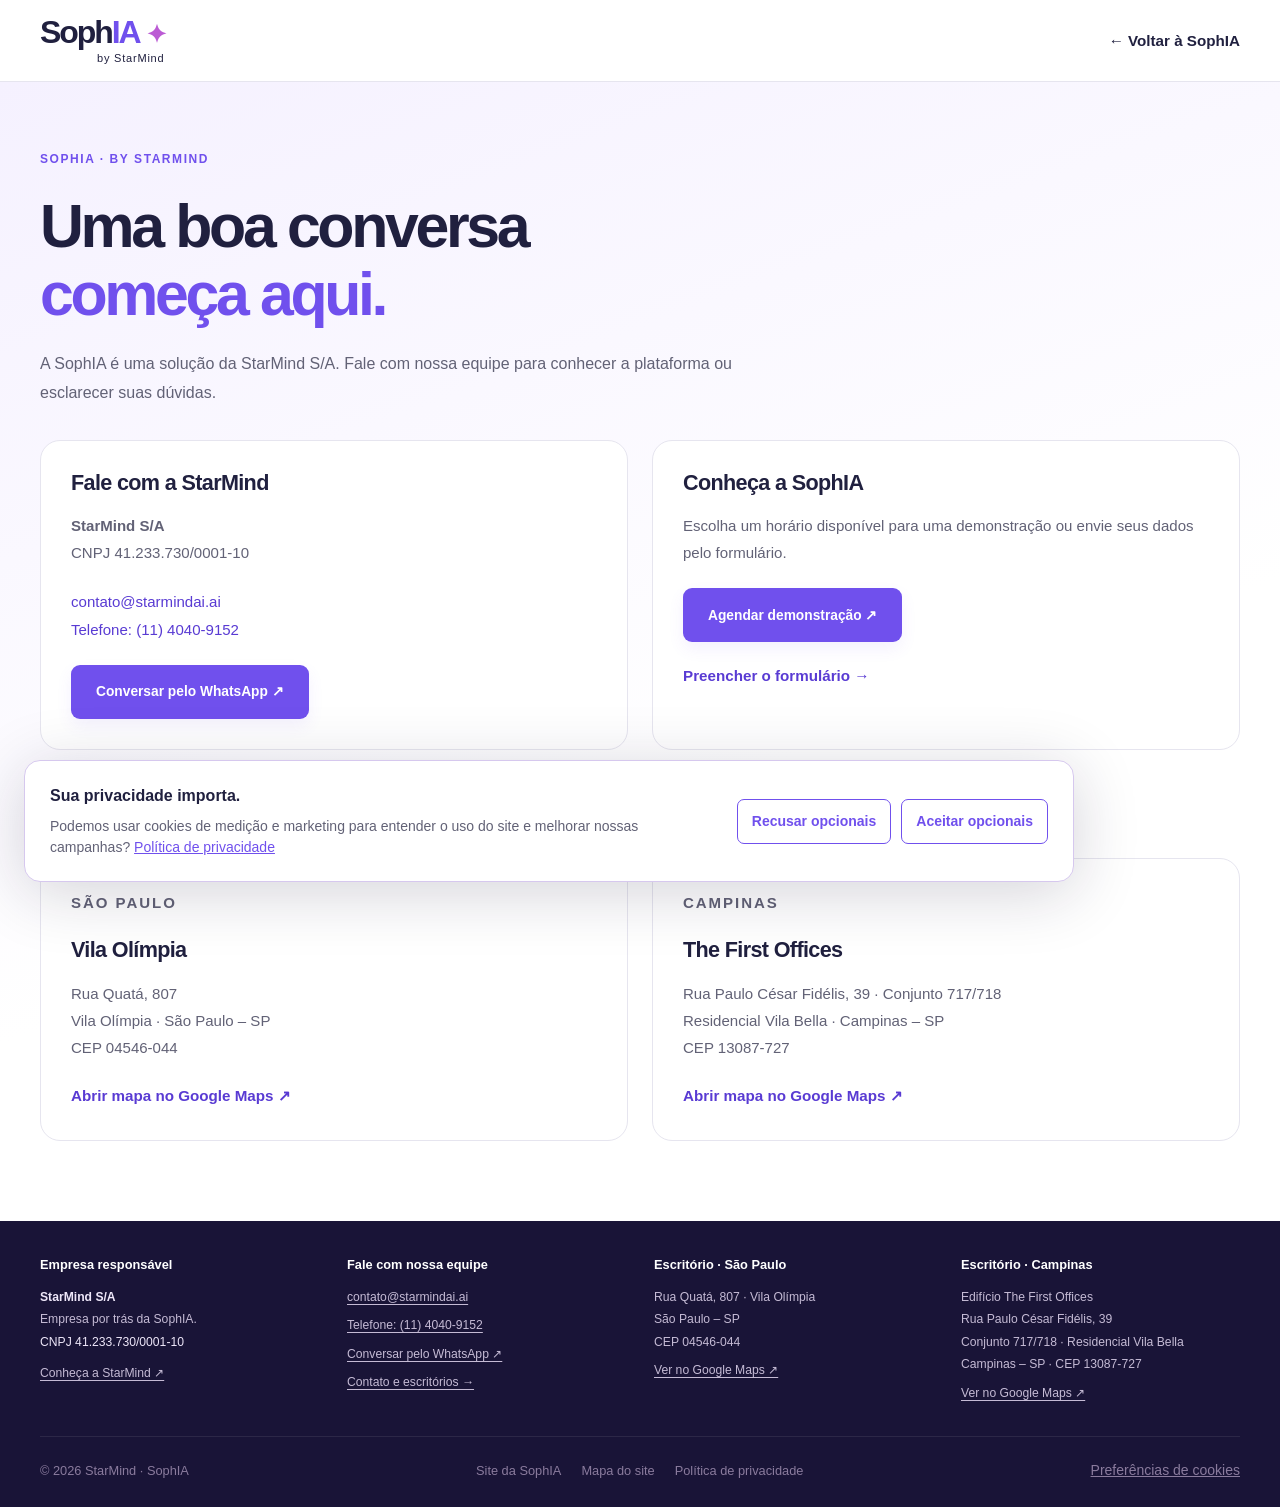
<file: contato/index.html>
<!doctype html><html lang="pt-BR"><head><meta charset="utf-8"><meta name="viewport" content="width=device-width,initial-scale=1"><title>Contato e escritórios | SophIA</title><meta name="description" content="Conheça a empresa responsável pela SophIA e encontre os contatos e escritórios da StarMind."><meta name="theme-color" content="#7050ed"><link rel="canonical" href="https://sophia.starmindai.ai/contato/"><link rel="icon" type="image/svg+xml" href="data:image/svg+xml,%3Csvg xmlns='http://www.w3.org/2000/svg' viewBox='0 0 64 64'%3E%3Crect width='64' height='64' rx='18' fill='%237050ed'/%3E%3Ctext x='32' y='47' text-anchor='middle' font-family='Arial' font-weight='700' font-size='44' fill='white'%3ES%3C/text%3E%3C/svg%3E"><link rel="stylesheet" href="../styles.css"><link rel="stylesheet" href="../leads/leads.css"><link rel="stylesheet" href="../site-updates.css"><script src="../config.js" defer></script><script src="../tracking.js" defer></script></head>
<body class="info-page"><a class="skip" href="#conteudo">Pular para o conteúdo</a><header class="lead-header"><div class="container lead-nav"><a class="brand" href="../" aria-label="SophIA, página principal"><span>Soph<span class="brand-ia">IA</span><i>✦</i></span><small>by StarMind</small></a><a class="text-link" href="../">← Voltar à SophIA</a></div></header>
<main id="conteudo" class="info-main"><div class="container"><p class="eyebrow">SOPHIA · BY STARMIND</p><h1>Uma boa conversa<br><em>começa aqui.</em></h1><p class="info-intro">A SophIA é uma solução da StarMind S/A. Fale com nossa equipe para conhecer a plataforma ou esclarecer suas dúvidas.</p>
<div class="info-cards"><section class="info-card"><h2>Fale com a StarMind</h2><p><strong>StarMind S/A</strong><br>CNPJ 41.233.730/0001-10</p><p><a href="mailto:contato@starmindai.ai">contato@starmindai.ai</a><br><a href="tel:+551140409152">Telefone: (11) 4040-9152</a></p><a class="button" href="https://wa.me/551140409152" target="_blank" rel="noopener noreferrer">Conversar pelo WhatsApp ↗</a></section><section class="info-card"><h2>Conheça a SophIA</h2><p>Escolha um horário disponível para uma demonstração ou envie seus dados pelo formulário.</p><a class="button" href="https://painelcliente.starmindai.ai/agendamento" target="_blank" rel="noopener noreferrer">Agendar demonstração ↗</a><p><a class="text-link" href="../leads/">Preencher o formulário →</a></p></section></div>
<h2 class="info-section-title">Nossos escritórios</h2><div class="info-cards"><section class="info-card"><p class="eyebrow">SÃO PAULO</p><h2>Vila Olímpia</h2><address>Rua Quatá, 807<br>Vila Olímpia · São Paulo – SP<br>CEP 04546-044</address><a class="text-link" href="https://www.google.com/maps/search/?api=1&amp;query=Rua%20Quat%C3%A1%2C%20807%2C%20Vila%20Ol%C3%ADmpia%2C%20S%C3%A3o%20Paulo%20-%20SP%2C%2004546-044" target="_blank" rel="noopener noreferrer">Abrir mapa no Google Maps ↗</a></section><section class="info-card"><p class="eyebrow">CAMPINAS</p><h2>The First Offices</h2><address>Rua Paulo César Fidélis, 39 · Conjunto 717/718<br>Residencial Vila Bella · Campinas – SP<br>CEP 13087-727</address><a class="text-link" href="https://www.google.com/maps/search/?api=1&amp;query=Rua%20Paulo%20C%C3%A9sar%20Fid%C3%A9lis%2C%2039%2C%20Residencial%20Vila%20Bella%2C%20Campinas%20-%20SP%2C%2013087-727" target="_blank" rel="noopener noreferrer">Abrir mapa no Google Maps ↗</a></section></div></div></main>
<footer class="lead-footer"><div class="container"><div class="company-details" aria-label="Empresa responsável e contato">
<div><h3>Empresa responsável</h3><p><strong>StarMind S/A</strong><br>Empresa por trás da SophIA.<br><span class="company-cnpj">CNPJ 41.233.730/0001-10</span></p><a href="https://starmindai.ai/" target="_blank" rel="noopener noreferrer">Conheça a StarMind ↗</a></div>
<div><h3>Fale com nossa equipe</h3><a href="mailto:contato@starmindai.ai">contato@starmindai.ai</a><a href="tel:+551140409152">Telefone: (11) 4040-9152</a><a href="https://wa.me/551140409152" target="_blank" rel="noopener noreferrer">Conversar pelo WhatsApp ↗</a><a href="../contato/">Contato e escritórios →</a></div>
<div><h3>Escritório · São Paulo</h3><address>Rua Quatá, 807 · Vila Olímpia<br>São Paulo – SP<br>CEP 04546-044</address><a href="https://www.google.com/maps/search/?api=1&amp;query=Rua%20Quat%C3%A1%2C%20807%2C%20Vila%20Ol%C3%ADmpia%2C%20S%C3%A3o%20Paulo%20-%20SP%2C%2004546-044" target="_blank" rel="noopener noreferrer">Ver no Google Maps ↗</a></div>
<div><h3>Escritório · Campinas</h3><address>Edifício The First Offices<br>Rua Paulo César Fidélis, 39<br>Conjunto 717/718 · Residencial Vila Bella<br>Campinas – SP · CEP 13087-727</address><a href="https://www.google.com/maps/search/?api=1&amp;query=Rua%20Paulo%20C%C3%A9sar%20Fid%C3%A9lis%2C%2039%2C%20Residencial%20Vila%20Bella%2C%20Campinas%20-%20SP%2C%2013087-727" target="_blank" rel="noopener noreferrer">Ver no Google Maps ↗</a></div>
</div><div class="lead-footer-row copyright"><span>© 2026 StarMind · SophIA</span><div class="lead-footer-links"><a href="../">Site da SophIA</a><a href="../mapa-do-site/">Mapa do site</a><a href="https://privacy.starmindai.ai/" target="_blank" rel="noopener noreferrer">Política de privacidade</a></div></div></div></footer></body></html>
</file>
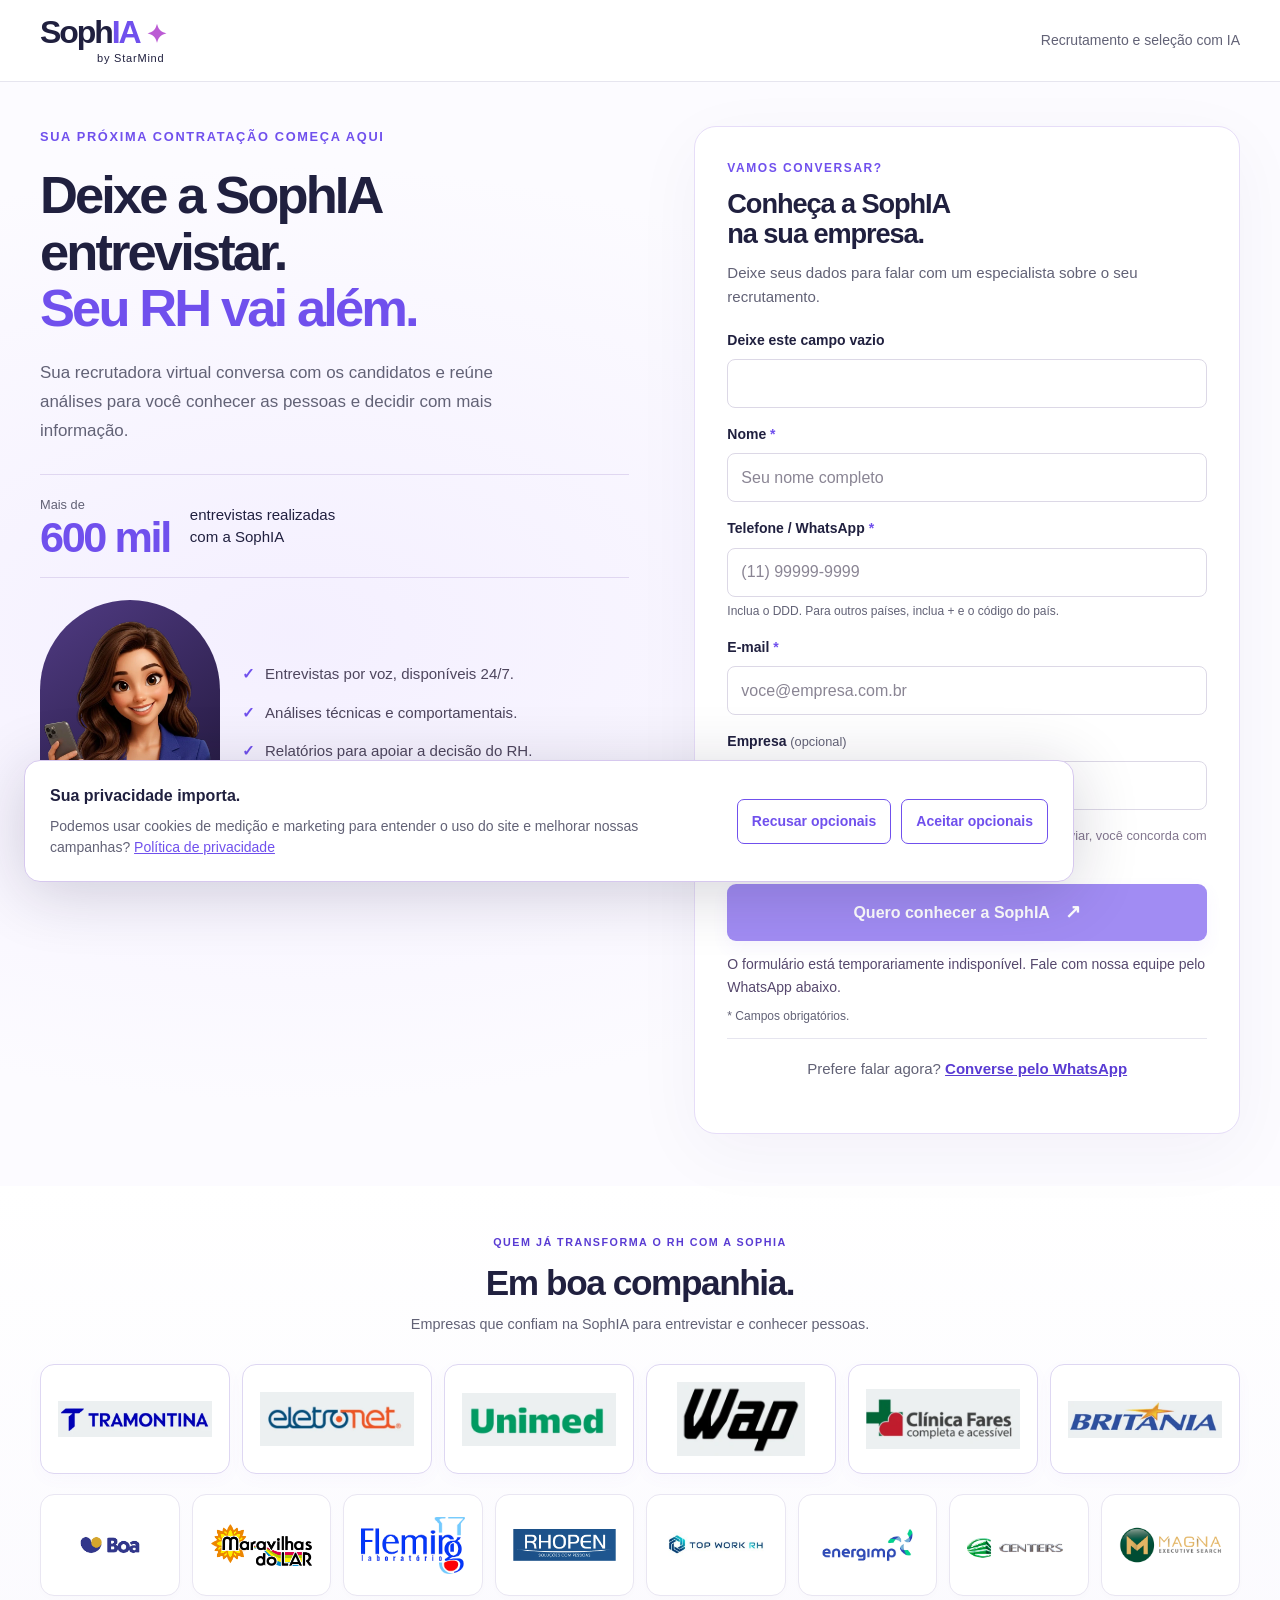
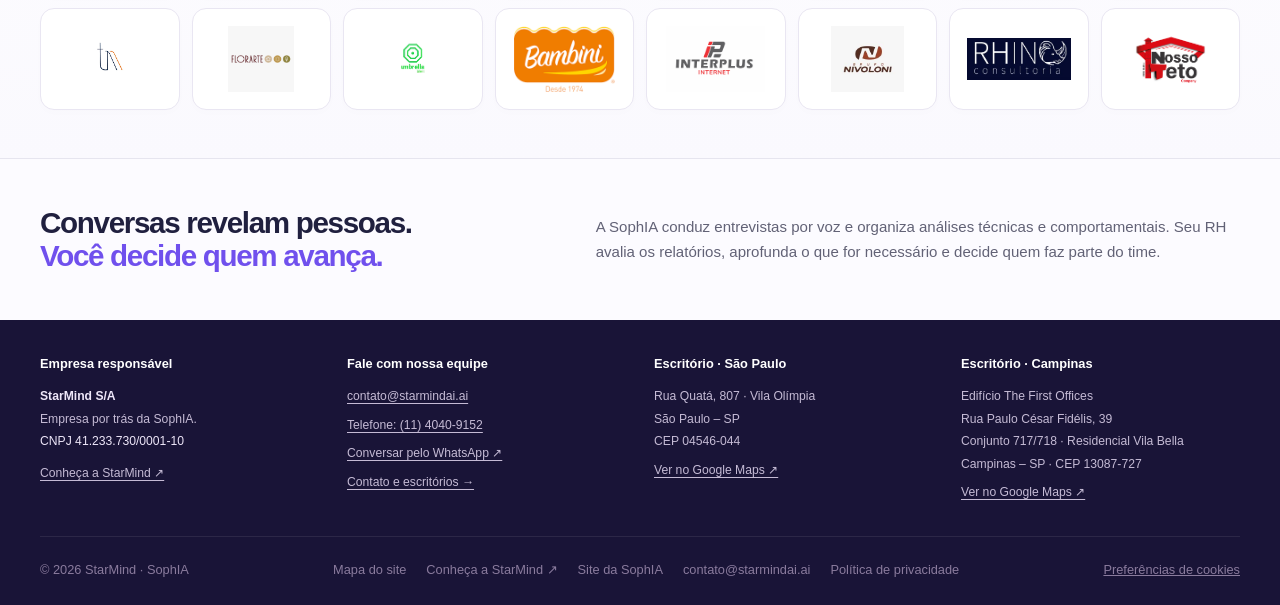
<file: leads/index.html>
<!doctype html>
<html lang="pt-BR"><head>
<meta charset="utf-8"><meta name="viewport" content="width=device-width,initial-scale=1">
<title>Conheça a SophIA | Recrutamento e seleção com IA</title>
<meta name="description" content="Mais de 600 mil entrevistas realizadas. Conheça a SophIA, recrutadora virtual da StarMind, e descubra como apoiar o RH da sua empresa com inteligência artificial.">
<meta name="theme-color" content="#7050ed"><link rel="canonical" href="https://sophia.starmindai.ai/leads/">
<meta property="og:type" content="website"><meta property="og:title" content="Conheça a SophIA — Recrutamento e seleção com IA"><meta property="og:description" content="Entrevistas por voz, análises técnicas e comportamentais e relatórios para apoiar seu RH.">
<link rel="icon" type="image/svg+xml" href="data:image/svg+xml,%3Csvg xmlns='http://www.w3.org/2000/svg' viewBox='0 0 64 64'%3E%3Crect width='64' height='64' rx='18' fill='%237050ed'/%3E%3Ctext x='32' y='47' text-anchor='middle' font-family='Arial' font-weight='700' font-size='44' fill='white'%3ES%3C/text%3E%3C/svg%3E">
<link rel="stylesheet" href="../styles.css"><link rel="stylesheet" href="leads.css">
<script src="../config.js" defer></script><script src="../tracking.js" defer></script><script src="../forms.js" defer></script>
<link rel="stylesheet" href="../site-updates.css">
</head><body class="lead-page">
<a class="skip" href="#conteudo">Pular para o conteúdo</a>
<header class="lead-header"><div class="container lead-nav"><a class="brand" href="../" aria-label="SophIA, página principal"><span>Soph<span class="brand-ia">IA</span><i>✦</i></span><small>by StarMind</small></a><span class="lead-header-note">Recrutamento e seleção com IA</span></div></header>
<main id="conteudo">
<section class="lead-hero"><div class="container lead-grid">
<div class="lead-copy"><p class="eyebrow">SUA PRÓXIMA CONTRATAÇÃO COMEÇA AQUI</p><h1>Deixe a SophIA entrevistar.<br><em>Seu RH vai além.</em></h1><p class="lead-intro">Sua recrutadora virtual conversa com os candidatos e reúne análises para você conhecer as pessoas e decidir com mais informação.</p>
<div class="lead-proof"><strong><small>Mais de</small>600 mil</strong><span>entrevistas realizadas<br>com a SophIA</span></div>
<div class="lead-persona"><div class="lead-portrait"><img src="../assets/sophia.webp" alt="SophIA, a recrutadora virtual da StarMind" width="740" height="888" fetchpriority="high"></div><ul class="lead-benefits"><li><span aria-hidden="true">✓</span> Entrevistas por voz, disponíveis 24/7.</li><li><span aria-hidden="true">✓</span> Análises técnicas e comportamentais.</li><li><span aria-hidden="true">✓</span> Relatórios para apoiar a decisão do RH.</li></ul></div></div>
<div class="lead-form-card" id="formulario"><p class="eyebrow">VAMOS CONVERSAR?</p><h2>Conheça a SophIA<br>na sua empresa.</h2><p>Deixe seus dados para falar com um especialista sobre o seu recrutamento.</p>
<form id="leads-form" data-lead-form action="#formulario" method="POST">
<div class="honey" aria-hidden="true"><label for="lead-website">Deixe este campo vazio</label><input id="lead-website" type="text" name="_gotcha" tabindex="-1" autocomplete="off"></div>
<label for="name">Nome <span>*</span></label><input id="name" name="Nome" type="text" placeholder="Seu nome completo" autocomplete="name" minlength="2" maxlength="120" required>
<label for="phone">Telefone / WhatsApp <span>*</span></label><input id="phone" name="Telefone_WhatsApp" type="tel" placeholder="(11) 99999-9999" autocomplete="tel" inputmode="tel" minlength="10" maxlength="25" pattern="[+0-9\(\) .\-]{10,25}" required aria-describedby="phone-help"><small id="phone-help">Inclua o DDD. Para outros países, inclua + e o código do país.</small>
<label for="email">E-mail <span>*</span></label><input id="email" name="email" type="email" placeholder="voce@empresa.com.br" autocomplete="email" maxlength="254" required>
<label for="company">Empresa <small>(opcional)</small></label><input id="company" name="Empresa" type="text" placeholder="Nome da sua empresa" autocomplete="organization" maxlength="160">

<p class="form-privacy">Usaremos seus dados para responder ao seu pedido. Ao enviar, você concorda com esse contato. <a href="https://privacy.starmindai.ai/" target="_blank" rel="noopener noreferrer">Política de privacidade</a>.</p>
<button class="button form-submit" type="submit" disabled>Quero conhecer a SophIA <span aria-hidden="true">↗</span></button>
<p class="form-status" role="status" aria-live="polite"></p><small class="form-note">* Campos obrigatórios.</small>
<noscript><p>Ative o JavaScript para enviar o formulário ou fale com nossa equipe pelo WhatsApp abaixo.</p></noscript>
</form>
<div id="lead-inline-success" class="lead-success-inline" tabindex="-1" hidden><p>Seu contato foi recebido. Quer adiantar nossa conversa?</p><a class="button" href="https://painelcliente.starmindai.ai/agendamento" target="_blank" rel="noopener noreferrer">Escolher horário da demonstração ↗</a></div>
<p class="lead-alternative">Prefere falar agora? <a href="https://wa.me/551140409152" target="_blank" rel="noopener noreferrer">Converse pelo WhatsApp</a></p>
</div></div></section>
<section class="client-showcase" id="clientes" aria-labelledby="clients-title"><div class="container">
<p class="client-eyebrow">QUEM JÁ TRANSFORMA O RH COM A SOPHIA</p>
<h2 id="clients-title">Em boa companhia.</h2>
<p class="client-intro">Empresas que confiam na SophIA para entrevistar e conhecer pessoas.</p>
<ul class="client-grid client-grid-primary" aria-label="Clientes em destaque"><li class="client-tile"><img src="../assets/logo-tramontina.webp" alt="Tramontina" width="498" height="116" loading="lazy" decoding="async"></li><li class="client-tile"><img src="../assets/logo-eletronet.webp" alt="Eletronet" width="380" height="134" loading="lazy" decoding="async"></li><li class="client-tile"><img src="../assets/logo-unimed.webp" alt="Unimed" width="396" height="136" loading="lazy" decoding="async"></li><li class="client-tile"><img src="../assets/logo-wap.webp" alt="WAP" width="272" height="158" loading="lazy" decoding="async"></li><li class="client-tile"><img src="../assets/logo-fares.webp" alt="Clínica Fares" width="404" height="158" loading="lazy" decoding="async"></li><li class="client-tile"><img src="../assets/logo-britania.webp" alt="Britânia" width="424" height="102" loading="lazy" decoding="async"></li></ul>
<ul class="client-grid client-grid-more" aria-label="Mais clientes da SophIA"><li class="client-tile"><img src="../assets/clientes/04-supermercados-boa.png" alt="Supermercados BOA" width="225" height="225" loading="lazy" decoding="async"></li><li class="client-tile"><img src="../assets/clientes/05-maravilhas-do-lar.png" alt="Maravilhas do Lar" width="400" height="171" loading="lazy" decoding="async"></li><li class="client-tile"><img src="../assets/clientes/07-fleming.png" alt="Fleming" width="302" height="167" loading="lazy" decoding="async"></li><li class="client-tile"><img src="../assets/clientes/08-rhopen.svg" alt="RHOPEN" loading="lazy" decoding="async"></li><li class="client-tile"><img src="../assets/clientes/09-topwork.jpg" alt="TopWork" width="350" height="88" loading="lazy" decoding="async"></li><li class="client-tile"><img src="../assets/clientes/10-energimp.png" alt="Energimp" width="316" height="160" loading="lazy" decoding="async"></li><li class="client-tile"><img src="../assets/clientes/11-grupo-centers.png" alt="Grupo Centers" width="320" height="83" loading="lazy" decoding="async"></li><li class="client-tile"><img src="../assets/clientes/12-magna.png" alt="Magna" width="600" height="218" loading="lazy" decoding="async"></li><li class="client-tile"><img src="../assets/clientes/13-tm-associados.png" alt="TM Associados" width="225" height="225" loading="lazy" decoding="async"></li><li class="client-tile"><img src="../assets/clientes/14-florarte.jpg" alt="Florarte" width="800" height="800" loading="lazy" decoding="async"></li><li class="client-tile"><img src="../assets/clientes/15-umbrella-talent.png" alt="Umbrella Talent" width="1080" height="1080" loading="lazy" decoding="async"></li><li class="client-tile"><img src="../assets/clientes/16-bambini.png" alt="Bambini" width="226" height="148" loading="lazy" decoding="async"></li><li class="client-tile"><img src="../assets/clientes/17-interplus.png" alt="Interplus" width="500" height="334" loading="lazy" decoding="async"></li><li class="client-tile"><img src="../assets/clientes/18-nivoloni.jpeg" alt="Nivoloni" width="220" height="200" loading="lazy" decoding="async"></li><li class="client-tile"><img src="../assets/clientes/19-rhino.png" alt="Rhino" width="265" height="107" loading="lazy" decoding="async"></li><li class="client-tile"><img src="../assets/clientes/20-nosso-teto.png" alt="Nosso Teto" width="900" height="500" loading="lazy" decoding="async"></li></ul>
</div></section>
<section class="lead-bottom"><div class="container lead-bottom-grid"><h2>Conversas revelam pessoas.<br><em>Você decide quem avança.</em></h2><p>A SophIA conduz entrevistas por voz e organiza análises técnicas e comportamentais. Seu RH avalia os relatórios, aprofunda o que for necessário e decide quem faz parte do time.</p></div></section>
</main>
<footer class="lead-footer"><div class="container"><div class="company-details" aria-label="Empresa responsável e contato">
<div><h3>Empresa responsável</h3><p><strong>StarMind S/A</strong><br>Empresa por trás da SophIA.<br><span class="company-cnpj">CNPJ 41.233.730/0001-10</span></p><a href="https://starmindai.ai/" target="_blank" rel="noopener noreferrer">Conheça a StarMind ↗</a></div>
<div><h3>Fale com nossa equipe</h3><a href="mailto:contato@starmindai.ai">contato@starmindai.ai</a><a href="tel:+551140409152">Telefone: (11) 4040-9152</a><a href="https://wa.me/551140409152" target="_blank" rel="noopener noreferrer">Conversar pelo WhatsApp ↗</a><a href="../contato/">Contato e escritórios →</a></div>
<div><h3>Escritório · São Paulo</h3><address>Rua Quatá, 807 · Vila Olímpia<br>São Paulo – SP<br>CEP 04546-044</address><a href="https://www.google.com/maps/search/?api=1&amp;query=Rua%20Quat%C3%A1%2C%20807%2C%20Vila%20Ol%C3%ADmpia%2C%20S%C3%A3o%20Paulo%20-%20SP%2C%2004546-044" target="_blank" rel="noopener noreferrer">Ver no Google Maps ↗</a></div>
<div><h3>Escritório · Campinas</h3><address>Edifício The First Offices<br>Rua Paulo César Fidélis, 39<br>Conjunto 717/718 · Residencial Vila Bella<br>Campinas – SP · CEP 13087-727</address><a href="https://www.google.com/maps/search/?api=1&amp;query=Rua%20Paulo%20C%C3%A9sar%20Fid%C3%A9lis%2C%2039%2C%20Residencial%20Vila%20Bella%2C%20Campinas%20-%20SP%2C%2013087-727" target="_blank" rel="noopener noreferrer">Ver no Google Maps ↗</a></div>
</div></div><div class="container lead-footer-row copyright"><span>© <span id="year">2026</span> StarMind · SophIA</span><div class="lead-footer-links"><a href="../mapa-do-site/">Mapa do site</a><a href="https://starmindai.ai" target="_blank" rel="noopener noreferrer">Conheça a StarMind ↗</a><a href="../">Site da SophIA</a><a href="mailto:contato@starmindai.ai">contato@starmindai.ai</a><a href="https://privacy.starmindai.ai/" target="_blank" rel="noopener noreferrer">Política de privacidade</a></div></div></footer>
</body></html>
</file>
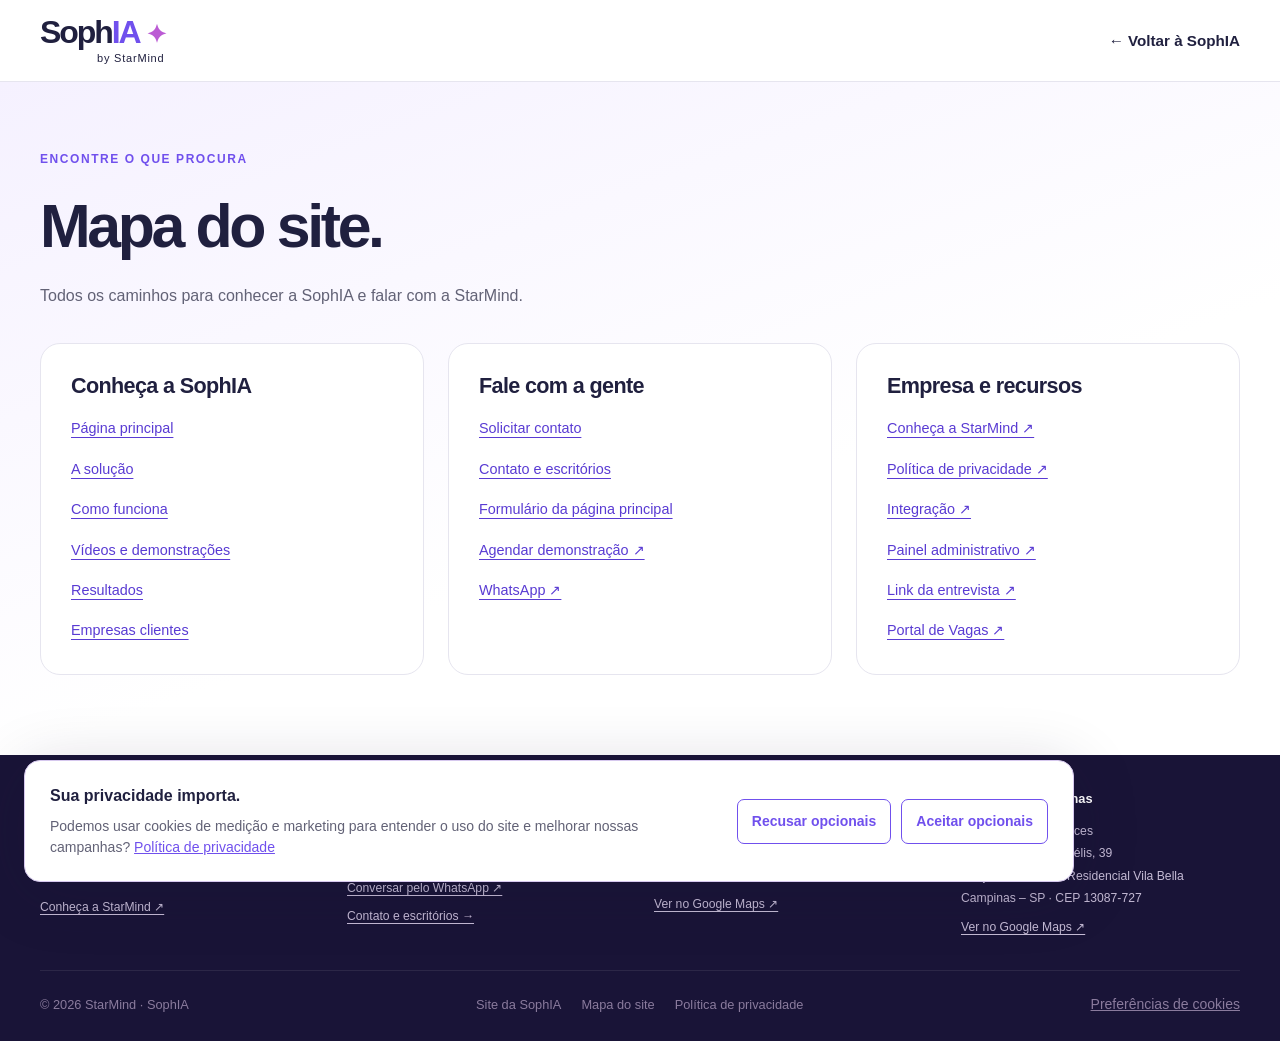
<file: mapa-do-site/index.html>
<!doctype html><html lang="pt-BR"><head><meta charset="utf-8"><meta name="viewport" content="width=device-width,initial-scale=1"><title>Mapa do site | SophIA</title><meta name="description" content="Encontre as páginas da SophIA, contatos, clientes, demonstração e recursos."><meta name="theme-color" content="#7050ed"><link rel="canonical" href="https://sophia.starmindai.ai/mapa-do-site/"><link rel="icon" type="image/svg+xml" href="data:image/svg+xml,%3Csvg xmlns='http://www.w3.org/2000/svg' viewBox='0 0 64 64'%3E%3Crect width='64' height='64' rx='18' fill='%237050ed'/%3E%3Ctext x='32' y='47' text-anchor='middle' font-family='Arial' font-weight='700' font-size='44' fill='white'%3ES%3C/text%3E%3C/svg%3E"><link rel="stylesheet" href="../styles.css"><link rel="stylesheet" href="../leads/leads.css"><link rel="stylesheet" href="../site-updates.css"><script src="../config.js" defer></script><script src="../tracking.js" defer></script></head>
<body class="info-page"><a class="skip" href="#conteudo">Pular para o conteúdo</a><header class="lead-header"><div class="container lead-nav"><a class="brand" href="../" aria-label="SophIA, página principal"><span>Soph<span class="brand-ia">IA</span><i>✦</i></span><small>by StarMind</small></a><a class="text-link" href="../">← Voltar à SophIA</a></div></header>
<main id="conteudo" class="info-main"><div class="container"><p class="eyebrow">ENCONTRE O QUE PROCURA</p><h1>Mapa do site.</h1><p class="info-intro">Todos os caminhos para conhecer a SophIA e falar com a StarMind.</p><div class="info-cards sitemap-cards"><section class="info-card"><h2>Conheça a SophIA</h2><ul class="sitemap-links"><li><a href="../">Página principal</a></li><li><a href="../#solucao">A solução</a></li><li><a href="../#como-funciona">Como funciona</a></li><li><a href="../#demonstracao">Vídeos e demonstrações</a></li><li><a href="../#resultados">Resultados</a></li><li><a href="../#clientes">Empresas clientes</a></li></ul></section><section class="info-card"><h2>Fale com a gente</h2><ul class="sitemap-links"><li><a href="../leads/">Solicitar contato</a></li><li><a href="../contato/">Contato e escritórios</a></li><li><a href="../#contato">Formulário da página principal</a></li><li><a href="https://painelcliente.starmindai.ai/agendamento" target="_blank" rel="noopener noreferrer">Agendar demonstração ↗</a></li><li><a href="https://wa.me/551140409152" target="_blank" rel="noopener noreferrer">WhatsApp ↗</a></li></ul></section><section class="info-card"><h2>Empresa e recursos</h2><ul class="sitemap-links"><li><a href="https://starmindai.ai/" target="_blank" rel="noopener noreferrer">Conheça a StarMind ↗</a></li><li><a href="https://privacy.starmindai.ai/" target="_blank" rel="noopener noreferrer">Política de privacidade ↗</a></li><li><a href="https://devsophia.starmindai.ai/" target="_blank" rel="noopener noreferrer">Integração ↗</a></li><li><a href="https://painel.starmindai.ai/" target="_blank" rel="noopener noreferrer">Painel administrativo ↗</a></li><li><a href="https://entrevista.starmindai.ai/" target="_blank" rel="noopener noreferrer">Link da entrevista ↗</a></li><li><a href="https://vagas.starmindai.ai/" target="_blank" rel="noopener noreferrer">Portal de Vagas ↗</a></li></ul></section></div></div></main>
<footer class="lead-footer"><div class="container"><div class="company-details" aria-label="Empresa responsável e contato">
<div><h3>Empresa responsável</h3><p><strong>StarMind S/A</strong><br>Empresa por trás da SophIA.<br><span class="company-cnpj">CNPJ 41.233.730/0001-10</span></p><a href="https://starmindai.ai/" target="_blank" rel="noopener noreferrer">Conheça a StarMind ↗</a></div>
<div><h3>Fale com nossa equipe</h3><a href="mailto:contato@starmindai.ai">contato@starmindai.ai</a><a href="tel:+551140409152">Telefone: (11) 4040-9152</a><a href="https://wa.me/551140409152" target="_blank" rel="noopener noreferrer">Conversar pelo WhatsApp ↗</a><a href="../contato/">Contato e escritórios →</a></div>
<div><h3>Escritório · São Paulo</h3><address>Rua Quatá, 807 · Vila Olímpia<br>São Paulo – SP<br>CEP 04546-044</address><a href="https://www.google.com/maps/search/?api=1&amp;query=Rua%20Quat%C3%A1%2C%20807%2C%20Vila%20Ol%C3%ADmpia%2C%20S%C3%A3o%20Paulo%20-%20SP%2C%2004546-044" target="_blank" rel="noopener noreferrer">Ver no Google Maps ↗</a></div>
<div><h3>Escritório · Campinas</h3><address>Edifício The First Offices<br>Rua Paulo César Fidélis, 39<br>Conjunto 717/718 · Residencial Vila Bella<br>Campinas – SP · CEP 13087-727</address><a href="https://www.google.com/maps/search/?api=1&amp;query=Rua%20Paulo%20C%C3%A9sar%20Fid%C3%A9lis%2C%2039%2C%20Residencial%20Vila%20Bella%2C%20Campinas%20-%20SP%2C%2013087-727" target="_blank" rel="noopener noreferrer">Ver no Google Maps ↗</a></div>
</div><div class="lead-footer-row copyright"><span>© 2026 StarMind · SophIA</span><div class="lead-footer-links"><a href="../">Site da SophIA</a><a href="../mapa-do-site/">Mapa do site</a><a href="https://privacy.starmindai.ai/" target="_blank" rel="noopener noreferrer">Política de privacidade</a></div></div></div></footer></body></html>
</file>
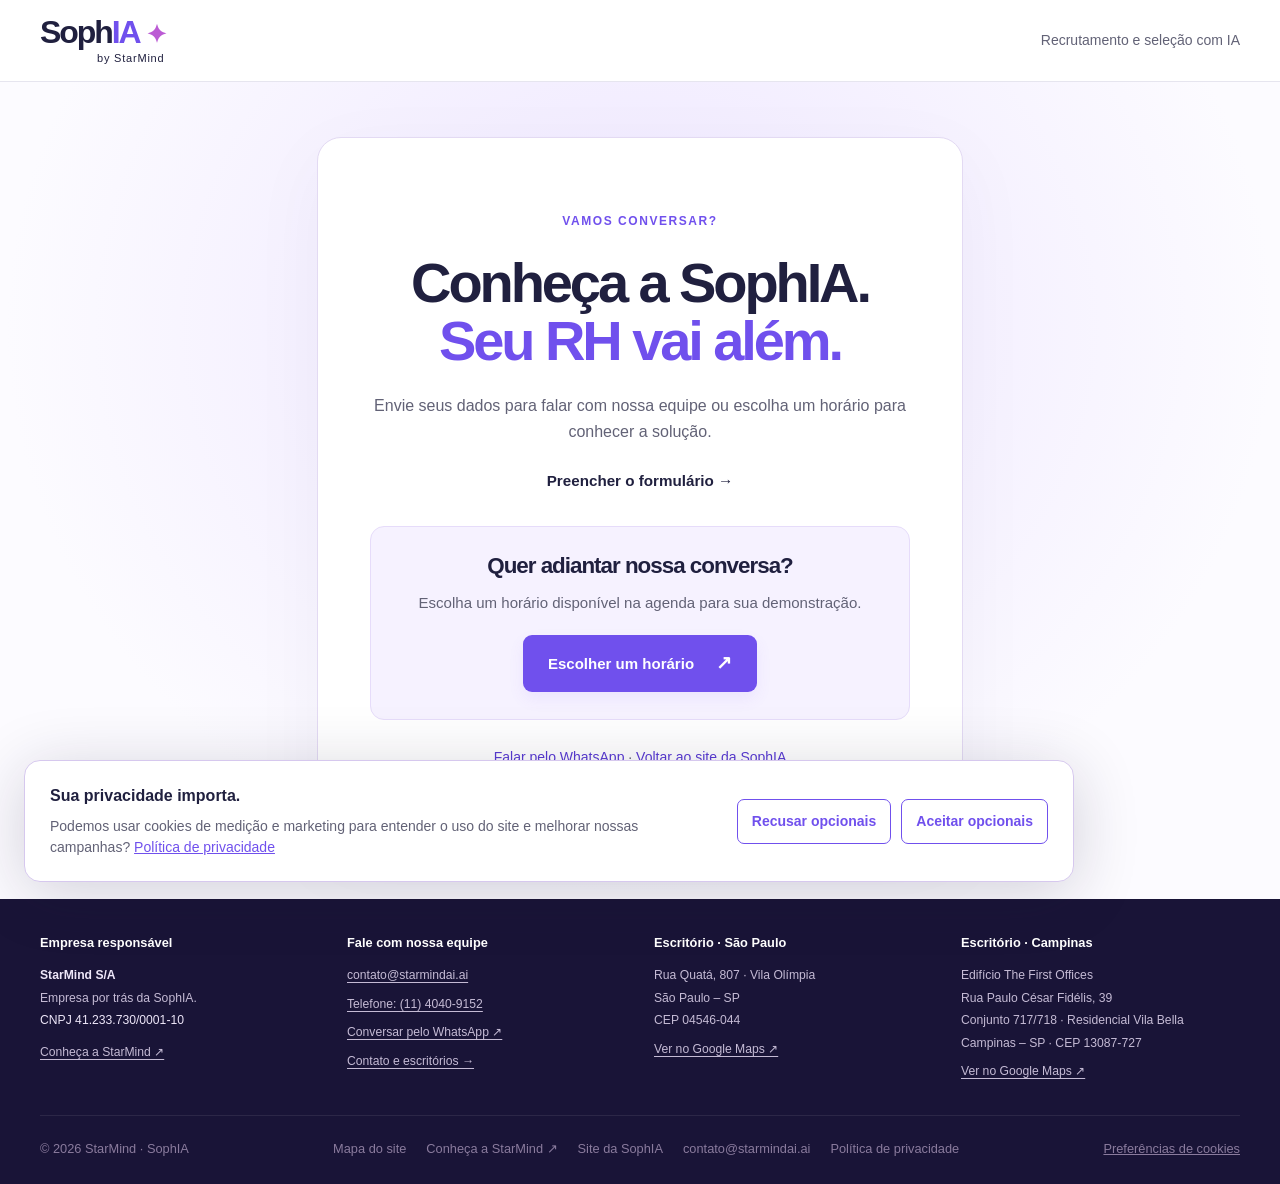
<file: leads/obrigado/index.html>
<!doctype html><html lang="pt-BR"><head><meta charset="utf-8"><meta name="viewport" content="width=device-width,initial-scale=1"><meta name="robots" content="noindex,follow"><meta name="theme-color" content="#7050ed"><title>Seu próximo passo | SophIA</title>
<link rel="icon" type="image/svg+xml" href="data:image/svg+xml,%3Csvg xmlns='http://www.w3.org/2000/svg' viewBox='0 0 64 64'%3E%3Crect width='64' height='64' rx='18' fill='%237050ed'/%3E%3Ctext x='32' y='47' text-anchor='middle' font-family='Arial' font-weight='700' font-size='44' fill='white'%3ES%3C/text%3E%3C/svg%3E"><link rel="stylesheet" href="../../styles.css"><link rel="stylesheet" href="../leads.css"><script src="../../config.js" defer></script><script src="../../tracking.js" defer></script><script src="../../forms.js" defer></script><link rel="stylesheet" href="../../site-updates.css">
</head>
<body class="lead-page lead-thanks" data-lead-thanks><header class="lead-header"><div class="container lead-nav"><a class="brand" href="../../" aria-label="SophIA, página principal"><span>Soph<span class="brand-ia">IA</span><i>✦</i></span><small>by StarMind</small></a><span class="lead-header-note">Recrutamento e seleção com IA</span></div></header>
<main><div class="lead-thanks-card"><div id="thanks-neutral"><p class="eyebrow">VAMOS CONVERSAR?</p><h1>Conheça a SophIA.<br><em>Seu RH vai além.</em></h1><p>Envie seus dados para falar com nossa equipe ou escolha um horário para conhecer a solução.</p><a class="text-link" href="../">Preencher o formulário →</a></div>
<div id="thanks-confirmed" hidden><p class="eyebrow">CONTATO RECEBIDO</p><h1>Uma boa conversa<br><em>começa aqui.</em></h1><p>Obrigado pelo interesse na SophIA! Nossa equipe dará continuidade ao contato pelos dados que você informou.</p></div>
<div class="lead-next-step"><h2>Quer adiantar nossa conversa?</h2><p>Escolha um horário disponível na agenda para sua demonstração.</p><a class="button" href="https://painelcliente.starmindai.ai/agendamento" target="_blank" rel="noopener noreferrer">Escolher um horário <span aria-hidden="true">↗</span></a></div>
<p class="lead-thanks-secondary"><a href="https://wa.me/551140409152" target="_blank" rel="noopener noreferrer">Falar pelo WhatsApp</a> · <a href="../../">Voltar ao site da SophIA</a></p></div></main>
<footer class="lead-footer"><div class="container"><div class="company-details" aria-label="Empresa responsável e contato">
<div><h3>Empresa responsável</h3><p><strong>StarMind S/A</strong><br>Empresa por trás da SophIA.<br><span class="company-cnpj">CNPJ 41.233.730/0001-10</span></p><a href="https://starmindai.ai/" target="_blank" rel="noopener noreferrer">Conheça a StarMind ↗</a></div>
<div><h3>Fale com nossa equipe</h3><a href="mailto:contato@starmindai.ai">contato@starmindai.ai</a><a href="tel:+551140409152">Telefone: (11) 4040-9152</a><a href="https://wa.me/551140409152" target="_blank" rel="noopener noreferrer">Conversar pelo WhatsApp ↗</a><a href="../../contato/">Contato e escritórios →</a></div>
<div><h3>Escritório · São Paulo</h3><address>Rua Quatá, 807 · Vila Olímpia<br>São Paulo – SP<br>CEP 04546-044</address><a href="https://www.google.com/maps/search/?api=1&amp;query=Rua%20Quat%C3%A1%2C%20807%2C%20Vila%20Ol%C3%ADmpia%2C%20S%C3%A3o%20Paulo%20-%20SP%2C%2004546-044" target="_blank" rel="noopener noreferrer">Ver no Google Maps ↗</a></div>
<div><h3>Escritório · Campinas</h3><address>Edifício The First Offices<br>Rua Paulo César Fidélis, 39<br>Conjunto 717/718 · Residencial Vila Bella<br>Campinas – SP · CEP 13087-727</address><a href="https://www.google.com/maps/search/?api=1&amp;query=Rua%20Paulo%20C%C3%A9sar%20Fid%C3%A9lis%2C%2039%2C%20Residencial%20Vila%20Bella%2C%20Campinas%20-%20SP%2C%2013087-727" target="_blank" rel="noopener noreferrer">Ver no Google Maps ↗</a></div>
</div></div><div class="container lead-footer-row copyright"><span>© <span id="year">2026</span> StarMind · SophIA</span><div class="lead-footer-links"><a href="../../mapa-do-site/">Mapa do site</a><a href="https://starmindai.ai" target="_blank" rel="noopener noreferrer">Conheça a StarMind ↗</a><a href="../../">Site da SophIA</a><a href="mailto:contato@starmindai.ai">contato@starmindai.ai</a><a href="https://privacy.starmindai.ai/" target="_blank" rel="noopener noreferrer">Política de privacidade</a></div></div></footer></body></html>
</file>
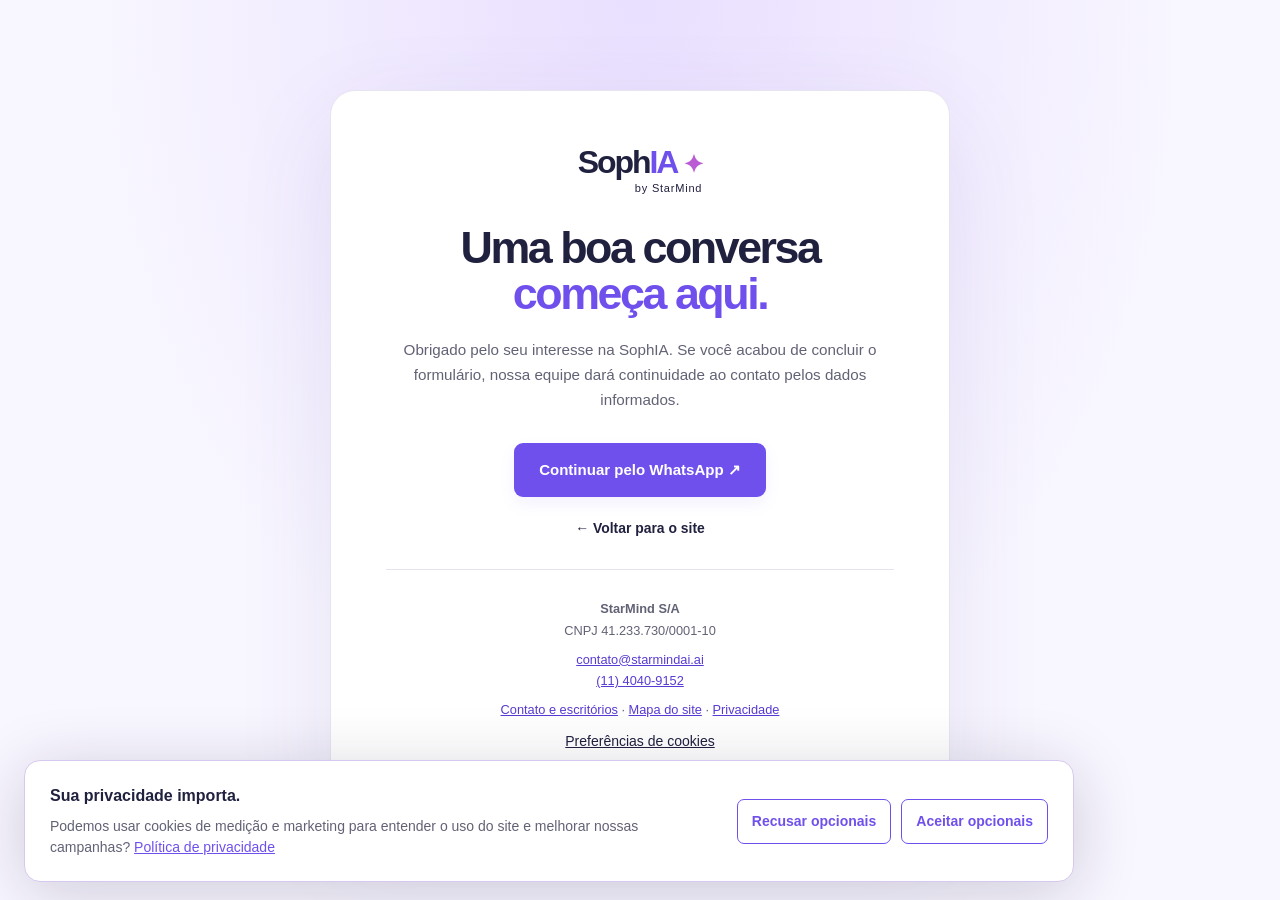
<file: obrigado.html>
<!doctype html><html lang="pt-BR"><head><meta charset="utf-8"><meta name="viewport" content="width=device-width,initial-scale=1"><meta name="robots" content="noindex,follow"><meta name="theme-color" content="#292064"><title>Obrigado pelo contato | SophIA</title><link rel="icon" type="image/svg+xml" href="data:image/svg+xml,%3Csvg xmlns='http://www.w3.org/2000/svg' viewBox='0 0 64 64'%3E%3Crect width='64' height='64' rx='18' fill='%237050ed'/%3E%3Ctext x='32' y='47' text-anchor='middle' font-family='Arial' font-weight='700' font-size='44' fill='white'%3ES%3C/text%3E%3C/svg%3E"><link rel="stylesheet" href="styles.css"><script src="config.js" defer></script><script src="tracking.js" defer></script><link rel="stylesheet" href="site-updates.css">
</head><body class="thanks-page"><main class="thanks-card"><a class="brand" href="index.html" aria-label="SophIA, início"><span>Soph<span class="brand-ia">IA</span><i>✦</i></span><small>by StarMind</small></a><h1>Uma boa conversa<br><em>começa aqui.</em></h1><p>Obrigado pelo seu interesse na SophIA. Se você acabou de concluir o formulário, nossa equipe dará continuidade ao contato pelos dados informados.</p><div class="actions"><a class="button" href="https://wa.me/551140409152" target="_blank" rel="noopener noreferrer">Continuar pelo WhatsApp ↗</a><a class="text-link" href="index.html">← Voltar para o site</a></div><div class="thanks-company"><p><strong>StarMind S/A</strong><br>CNPJ 41.233.730/0001-10</p><a href="mailto:contato@starmindai.ai">contato@starmindai.ai</a><br><a href="tel:+551140409152">(11) 4040-9152</a><p><a href="contato/">Contato e escritórios</a> · <a href="mapa-do-site/">Mapa do site</a> · <a href="https://privacy.starmindai.ai/" target="_blank" rel="noopener noreferrer">Privacidade</a></p></div></main></body></html>
</file>
<file: styles.css>
:root{--ink:#20203f;--muted:#626276;--purple:#7050ed;--purple-dark:#593bd3;--lavender:#a793ff;--line:#e6e5ef;--navy:#191437;--soft:#f6f5fb;--white:#fff;--radius:22px}*{box-sizing:border-box}html{scroll-behavior:smooth;scroll-padding-top:110px}body{margin:0;font-family:Inter,"Segoe UI",Arial,sans-serif;color:var(--ink);background:#fff;line-height:1.65;font-size:16px}button,input{font:inherit}button,a,input{-webkit-tap-highlight-color:transparent}a{color:inherit;text-decoration:none}button{cursor:pointer}img{max-width:100%;height:auto}button:focus-visible,a:focus-visible,input:focus-visible,summary:focus-visible,[tabindex]:focus-visible{outline:3px solid #ba84ff;outline-offset:5px}h1,h2,h3,p{margin:0}h1,h2,h3{line-height:1.1;letter-spacing:-.045em}h2{font-size:clamp(2.25rem,3.6vw,3.25rem);font-weight:650}h3{font-size:1.3rem;letter-spacing:-.025em}em{font-style:normal;color:var(--purple)}p{color:var(--muted)}p+p{margin-top:16px}.container{width:min(1240px,calc(100% - 80px));margin:auto}.section{padding:110px 0}.eyebrow{font-size:.75rem;font-weight:750;letter-spacing:.13em;color:var(--purple);margin-bottom:22px}.button{display:inline-flex;justify-content:center;align-items:center;gap:22px;min-height:54px;padding:14px 24px;border:1px solid transparent;border-radius:9px;background:var(--purple);color:white;font-size:.94rem;font-weight:650;line-height:1.4;box-shadow:0 7px 16px #7050ed14;transition:background .2s,transform .2s}.button:hover{background:var(--purple-dark);transform:translateY(-2px)}.button span{font-size:1.2rem}.button.small{min-height:44px;padding:11px 17px;font-size:.86rem;gap:13px}.text-link{display:inline-flex;gap:15px;align-items:center;font-weight:650;font-size:.95rem}.text-link:hover{color:var(--purple)}.header{height:90px;background:#ffffffed;backdrop-filter:blur(16px);border-bottom:1px solid #efedf6;position:sticky;top:0;z-index:50}.nav{display:flex;align-items:center;justify-content:space-between;height:100%;gap:25px}.brand{display:inline-flex;flex-direction:column;flex-shrink:0;line-height:1}.brand>span{font-size:2rem;font-weight:800;letter-spacing:-.065em}.brand-ia{color:var(--purple)}.brand i{font-style:normal;font-size:1.55rem;margin-left:6px;color:#bb5bd4}.brand small{font-size:.69rem;align-self:flex-end;letter-spacing:.07em;margin-top:5px}.nav nav{display:flex;align-items:center;gap:26px;font-size:.84rem;font-weight:550}.nav nav>a:not(.button):hover{color:var(--purple)}.nav-login{border-left:1px solid var(--line);padding-left:23px}.menu-toggle{display:none}.skip{position:fixed;left:10px;top:-100px;background:white;padding:12px;z-index:100}.skip:focus{top:10px}.hero{overflow:hidden;background:radial-gradient(ellipse at 86% 35%,#f0eaff,transparent 49%),#fdfdff}.hero-grid{display:grid;grid-template-columns:1.05fr 1fr;align-items:center;min-height:685px;padding-top:50px;padding-bottom:55px;gap:28px}.hero-copy{z-index:2}.hero .eyebrow{font-size:.68rem;letter-spacing:.13em;display:flex;gap:10px;align-items:center}.mini-spark{font-size:1.4rem;color:var(--purple)}h1{font-size:clamp(3rem,4.8vw,4.4rem);font-weight:720;line-height:1.045;letter-spacing:-.055em}.hero-intro{font-size:1.08rem;line-height:1.75;max-width:500px;margin-top:27px}.hero-intro strong{font-weight:600;color:#39364f}.actions{display:flex;align-items:center;gap:24px;margin-top:30px}.actions .text-link{font-size:.87rem}.play-small{font-size:.7rem;width:30px;height:30px;display:grid;place-items:center;border:1px solid #d3cced;border-radius:50%;color:var(--purple)}.hero-proof{display:flex;align-items:center;gap:15px;margin-top:36px}.proof-faces{display:flex;padding-left:2px}.proof-faces span{height:32px;width:32px;margin-left:-2px;border:2px solid white;border-radius:50%;display:grid;place-items:center;font-size:.62rem;color:var(--purple);font-weight:700;background:#e6defe}.proof-faces span:nth-child(2){background:#d9e6ff;color:#455b92}.proof-faces span:nth-child(3){background:#f1dcf0;color:#a54a8e}.hero-proof p{font-size:.75rem;line-height:1.6}.hero-proof strong{color:var(--ink);font-weight:650}.hero-art{height:540px;position:relative;isolation:isolate}.hero-disc{position:absolute;inset:66px 22px 24px;border-radius:50%;background:radial-gradient(circle at 40% 30%,#51408a,#21163e 74%);overflow:hidden;box-shadow:0 28px 80px #53457d23}.hero-disc:after{content:"";position:absolute;width:72%;height:72%;left:14%;top:14%;border:1px solid #ada0e026;border-radius:50%}.disc-label{position:absolute;bottom:30px;left:0;width:100%;text-align:center;letter-spacing:.15em;font-size:.65rem;color:#cebee8}.hero-avatar{position:absolute;left:3%;top:-10px;width:94%;height:530px;object-fit:contain;z-index:2}.hero-orbit{position:absolute;border:1px solid #bcace94d;border-radius:50%;z-index:0}.orbit-one{inset:32px -10px -8px}.orbit-two{inset:9px -33px -31px}.float-card{position:absolute;background:#fff;box-shadow:0 12px 48px #30255c19;border:1px solid #ece6f4;border-radius:13px;z-index:4}.voice-card{left:-25px;bottom:10px;display:flex;gap:12px;align-items:center;padding:19px 21px}.voice-card b{font-size:.83rem;display:block}.voice-card span:not(.voice-icon){display:block;font-size:.68rem;color:var(--muted)}.voice-icon{background:#eee9ff;color:var(--purple);display:grid;place-items:center;width:36px;height:36px;border-radius:50%;font-size:1.4rem}.wave{display:flex;gap:3px;align-items:center;height:28px;margin-left:9px}.wave i{width:3px;border-radius:5px;background:var(--purple);height:10px}.wave i:nth-child(2n){height:23px}.wave i:nth-child(3n){height:16px}.time-card{right:-5px;top:119px;display:flex;gap:10px;align-items:center;padding:14px 18px}.time-card b{color:var(--purple);font-size:1.7rem;letter-spacing:-.07em}.time-card span{font-size:.65rem;line-height:1.5}.hero-spark{position:absolute;top:40px;left:35px;font-size:3.8rem;color:#a896eb}.clients{padding:31px 0 38px;border-bottom:1px solid var(--line)}.clients p{text-align:center;font-size:.65rem;letter-spacing:.13em;font-weight:650;color:#747185;margin-bottom:24px}.logo-row{display:grid;grid-template-columns:repeat(6,1fr);gap:43px;align-items:center}.logo-row img{max-height:48px;width:100%;object-fit:contain;mix-blend-mode:multiply;filter:grayscale(1);opacity:.72}.intro-grid{display:grid;grid-template-columns:1.2fr 1fr;gap:80px;align-items:center}.intro-grid h2{font-size:2.55rem}.intro-grid>div>p{font-size:.98rem}.intro-grid .eyebrow{font-size:.7rem}.solution{background:radial-gradient(ellipse at 30% 40%,#322361,transparent 58%),var(--navy);color:white;overflow:hidden}.solution em{color:#b19aff}.solution .eyebrow{color:#b6a4f3}.section-heading{margin-bottom:52px}.section-heading p:not(.eyebrow){margin-top:22px;max-width:620px}.centered{text-align:center}.centered p:not(.eyebrow){margin-left:auto;margin-right:auto}.solution .section-heading>p:last-child{color:#bcb5ce}.mandala-layout{display:grid;grid-template-columns:1.45fr 1fr;gap:80px;align-items:center;padding:20px 0}.mandala{position:relative;height:560px;min-width:0}.mandala-ring{position:absolute;border:1px solid #7964a544;border-radius:50%;width:380px;height:380px;left:50%;top:50%;transform:translate(-50%,-50%)}.ring-outer{width:480px;height:480px;border-style:dashed;border-color:#8974b435}.ring-inner:after{content:"";position:absolute;inset:35px;border:1px solid #a18bb03b;border-radius:50%}.mandala-center{position:absolute;top:50%;left:50%;transform:translate(-50%,-50%);width:235px;height:235px;border:1px solid #a57aed;border-radius:50%;background:linear-gradient(140deg,#5b4182,#312450);box-shadow:0 0 60px #a06cf51f;overflow:hidden}.mandala-center img{width:100%;height:100%;object-fit:contain;transform:scale(1.13);padding-top:10px}.mandala-center>span{position:absolute;bottom:0;width:100%;text-align:center;background:linear-gradient(transparent,#221a44);padding:15px 0 8px;font-weight:750;font-size:1.6rem}.mandala-node{display:flex;align-items:center;gap:10px;text-align:left;position:absolute;min-height:63px;width:168px;padding:10px 12px;border:1px solid #ffffff21;border-radius:12px;background:#30264c;color:#eae5f5;font-size:.75rem;line-height:1.35;transition:background .2s,border .2s,transform .2s}.node-icon{flex:none;display:grid;place-items:center;width:29px;height:29px;border-radius:50%;border:1px solid #a794d250;color:#baa6f0;font-size:.64rem;font-weight:650}.mandala-node:hover{background:#4d396f;transform:translateY(-3px)}.mandala-node.active{background:#7756d9;border-color:#b8a1ff;box-shadow:0 0 35px #9065f72b}.mandala-node.active .node-icon{color:white;border-color:#d7c7ff80}.n1{left:0;top:98px}.n2{left:-10px;top:212px}.n3{left:0;top:327px}.n4{left:78px;top:441px}.n5{right:0;top:98px}.n6{right:-10px;top:212px}.n7{right:0;top:327px}.n8{right:78px;top:441px}.feature-details{border-top:1px solid #79679465;padding-top:30px;min-width:0}.feature-count{display:block;font-size:.75rem;color:#aa92d8;margin-bottom:32px;letter-spacing:.1em}.feature-panel h3{font-size:2.45rem;line-height:1.14;margin-bottom:24px}.feature-panel p:not(.eyebrow){color:#c1b9cf;font-size:.95rem}.feature-panel .eyebrow{font-size:.64rem;letter-spacing:.12em}.check-list{list-style:none;padding:0;margin:25px 0;display:grid;gap:12px;font-size:.9rem}.check-list li{display:flex;gap:10px;align-items:flex-start}.check-list li:before{content:"✓";font-weight:700;color:#9671f6}.solution .check-list{color:#dcd4ec;font-size:.85rem}.light-link{display:flex;justify-content:space-between;align-items:center;border-top:1px solid #79679465;padding-top:18px;color:#cdb8ff;font-size:.88rem;font-weight:600;margin-top:30px}.human-note{margin-top:44px;text-align:center;border-top:1px solid #77638b40;padding-top:25px;font-size:.8rem;color:#bbb0ce}.human-note>span{color:#bd99ff;margin-right:10px}.talent-grid{display:grid;grid-template-columns:1fr 1fr;align-items:center;gap:110px}.talent-grid>div>p:not(.eyebrow){margin-top:26px;max-width:440px}.analytics-demo{padding:30px;border-radius:var(--radius);background:#fff;box-shadow:0 25px 80px #39306c16;border:1px solid #e9e4f2;transform:rotate(-1deg)}.demo-top{display:flex;gap:9px;align-items:center;font-size:.94rem;font-weight:700;margin-bottom:23px}.demo-top small{margin-left:auto;font-size:.54rem;letter-spacing:.08em;color:#777183;font-weight:500}.query{background:#f2edfc;border:1px solid #e7dcfb;border-radius:13px;font-size:.95rem;line-height:1.6;padding:19px 20px;color:#62458c}.analysis-label{font-size:.58rem;letter-spacing:.1em;color:#81798f;font-weight:650;margin:28px 0 6px}.candidate{display:flex;gap:13px;align-items:center;padding:20px 0;border-bottom:1px solid #eeeaf5}.candidate-avatar{width:40px;height:40px;border-radius:50%;display:grid;place-items:center;background:#eee5fc;color:#7650a7;font-weight:650}.candidate-avatar.blue{background:#e7edfc;color:#5270bb}.candidate-avatar.pink{background:#f7e6ef;color:#af5482}.candidate>div{display:flex;flex-direction:column}.candidate b{font-size:.85rem}.candidate>div>span{font-size:.7rem;color:#7c748b}.candidate>strong{margin-left:auto;font-size:1.6rem;line-height:1;color:var(--purple)}.candidate>strong small{font-size:.65rem;color:#a296b4;font-weight:400;margin-left:2px}.demo-note{font-size:.68rem;color:#817191;margin-top:21px}.process-section{background:var(--soft)}.steps{display:grid;grid-template-columns:repeat(5,1fr);gap:28px}.steps article{border-top:1px solid #dcd6e9;padding-top:24px}.steps article>span{color:var(--purple);display:block;font-size:.85rem;margin-bottom:30px;font-weight:650}.steps h3{font-size:1.15rem;margin-bottom:17px;line-height:1.3}.steps p{font-size:.85rem;line-height:1.7}.split-heading{display:flex;justify-content:space-between;gap:45px;align-items:end;margin-bottom:44px}.split-heading>p{max-width:345px;font-size:.95rem}.video-layout{display:grid;grid-template-columns:1.6fr 1fr;gap:26px}.video-cover{background:radial-gradient(ellipse at 60% 50%,#63489a,#23183d);position:relative;aspect-ratio:16/9;overflow:hidden;border-radius:18px;color:white}.video-primary .video-cover{height:calc(100% - 35px);min-height:380px}.video-cover>img{position:absolute;right:0;top:12px;height:100%;width:55%;object-fit:contain;opacity:.7}.video-kicker{position:absolute;top:25px;left:27px;z-index:2;font-size:.64rem;letter-spacing:.15em;color:#d8c8f7}.play-button{position:absolute;left:50%;top:50%;transform:translate(-50%,-50%);width:66px;height:66px;border-radius:50%;border:1px solid #ffffff80;background:#ffffff21;backdrop-filter:blur(8px);color:white;display:grid;place-items:center;transition:background .2s}.play-button:hover{background:var(--purple)}.play-button>span{margin-left:3px;font-size:1.1rem}.video-caption{position:absolute;bottom:25px;left:28px;right:20px;display:flex;flex-direction:column;pointer-events:none;text-shadow:0 2px 8px #20103a}.video-caption b{font-size:1.25rem;max-width:310px;line-height:1.35;letter-spacing:-.02em}.video-caption>span{font-size:.73rem;color:#cbbce0;margin-top:8px}.youtube-fallback{font-size:.73rem;display:inline-block;color:#7e7194;padding:9px 0 0}.youtube-fallback:hover{color:var(--purple)}.video-secondary{display:grid;gap:17px}.compact{aspect-ratio:2.55/1;min-height:158px}.compact .play-button{height:44px;width:44px;left:auto;right:24px;transform:translateY(-50%)}.compact b{position:absolute;bottom:24px;left:24px;max-width:65%;font-size:1rem;line-height:1.3}.video-number{position:absolute;top:16px;left:23px;font-size:.66rem;color:#ae9ccc}.portal-cover{background:linear-gradient(135deg,#393a89,#272350)}.video-cover iframe{position:absolute;inset:0;width:100%;height:100%;border:0;z-index:10;border-radius:inherit}.video-privacy{font-size:.7rem;margin-top:24px;display:flex;gap:20px;justify-content:space-between}.video-privacy a{color:var(--purple);font-weight:600}.results-section{background:#f8f7fc}.stats-grid{display:grid;grid-template-columns:repeat(4,1fr);margin:60px 0 28px}.stats-grid article{padding:0 25px;border-right:1px solid #dcd7e9;text-align:center}.stats-grid article:last-child{border:0}.stats-grid strong{font-size:3.65rem;font-weight:600;line-height:1;letter-spacing:-.065em;color:var(--purple)}.stats-grid strong>span{font-size:1.85rem;letter-spacing:-.055em;margin-left:2px}.stats-grid p{font-size:.84rem;margin-top:18px}.stat-source{font-size:.67rem;text-align:center;color:#82798d}.testimonial{display:grid;grid-template-columns:1fr 220px;gap:75px;margin-top:76px;border-top:1px solid var(--line);padding-top:50px;align-items:center}.quote-mark{color:#b6a1ed;font-family:Georgia,serif;font-size:5rem;line-height:1;height:45px;display:block}.testimonial blockquote{margin:5px 0 22px;font-size:1.35rem;line-height:1.65;color:#3c3350;letter-spacing:-.015em}.testimonial p{display:flex;flex-direction:column;font-size:.85rem}.testimonial p span{font-size:.75rem;margin-top:3px}.testimonial aside{border-left:1px solid var(--line);padding-left:45px;display:flex;flex-direction:column}.stars{color:#8361dd;letter-spacing:3px;font-size:.85rem}.testimonial aside strong{font-size:5rem;line-height:1.25;letter-spacing:-.06em;font-weight:600}.testimonial aside>span:not(.stars){font-size:.76rem}.testimonial aside small{font-size:.62rem;color:#8b8194;margin-top:10px}.press-grid{display:grid;grid-template-columns:repeat(4,1fr);gap:20px}.press-grid>a{padding:27px 23px;border:1px solid var(--line);border-radius:13px;display:flex;flex-direction:column;transition:transform .2s,border .2s}.press-grid>a:hover{border-color:#ac94e2;transform:translateY(-4px)}.press-grid b{font-family:Georgia,serif;font-size:1.35rem;letter-spacing:-.02em;line-height:1.2;min-height:45px}.press-grid span{font-size:.84rem;line-height:1.65;margin:24px 0;color:#74697e}.press-grid small{font-size:.7rem;color:var(--purple);margin-top:auto}.interview-videos{margin-top:33px;display:grid;grid-template-columns:1fr 1fr;gap:25px}.interview-videos details{border-top:1px solid var(--line);padding-top:17px}.interview-videos summary{font-size:.8rem;gap:14px;display:flex}.interview-videos summary>span:first-child{color:var(--purple);font-size:.65rem}.interview-videos summary>span:last-child{margin-left:auto}.interview-cover{margin-top:20px}.about-section{background:var(--soft)}.about-grid{display:grid;grid-template-columns:1fr 1.2fr;gap:110px}.about-grid h3{margin-bottom:21px}.about-grid p:not(.eyebrow){font-size:.96rem}.team{display:grid;grid-template-columns:1fr 1fr;gap:25px;margin-top:32px}.team a{display:flex;flex-direction:column;border-top:1px solid #e0dbea;padding-top:16px}.team b{font-size:.8rem}.team span{font-size:.69rem;color:#81768e;margin-top:4px}.team a:hover{color:var(--purple)}.faq-grid{display:grid;grid-template-columns:.9fr 1.4fr;gap:110px}.faq-grid .text-link{margin-top:35px;font-size:.85rem}.faq details{border-bottom:1px solid var(--line)}summary{list-style:none;cursor:pointer;display:flex;justify-content:space-between;gap:20px;align-items:center;font-weight:600;line-height:1.5}summary::-webkit-details-marker{display:none}.faq summary{padding:23px 0;font-size:.93rem}.faq summary>span{color:var(--purple);font-size:1.4rem;transition:transform .2s}.faq details[open] summary>span{transform:rotate(45deg)}.faq details p{font-size:.9rem;line-height:1.8;padding-bottom:24px}.faq details p>a{text-decoration:underline;text-underline-offset:3px}.contact-section{background:radial-gradient(ellipse at 15% 0%,#433078,transparent 70%),#21163b;color:white;position:relative}.contact-grid{display:grid;grid-template-columns:1fr 1fr;gap:110px;align-items:center}.contact-copy h2{font-size:clamp(2.8rem,4.6vw,4.1rem);line-height:1.08}.contact-copy .eyebrow{color:#c2a7ff}.contact-copy em{color:#bfa1ff}.contact-copy p:not(.eyebrow){color:#c4b6d7;font-size:1.03rem;max-width:400px;margin-top:26px}.whatsapp-contact{margin-top:45px;display:flex;gap:16px;align-items:center}.wa-icon{display:grid;place-items:center;width:47px;height:47px;border:1px solid #9982b6;border-radius:50%;font-size:1.9rem;color:#d1bef2}.whatsapp-contact>span:last-child{display:flex;flex-direction:column}.whatsapp-contact b{font-size:.92rem}.whatsapp-contact small{font-size:.84rem;color:#b5a2cf}.form-card{background:white;border-radius:20px;padding:39px 40px;color:var(--ink);box-shadow:0 25px 70px #0c00192e}.form-card h3{font-size:1.5rem}.form-card>p{font-size:.84rem;margin-top:12px;margin-bottom:25px}.form-card label{font-size:.8rem;font-weight:600;display:block;margin:17px 0 7px}.form-card label>span{color:var(--purple)}.form-card label>small{font-weight:400;color:#8c8198;font-size:.73rem}.form-card input:not([type=hidden]){display:block;width:100%;height:46px;border:1px solid #dfd9e9;border-radius:7px;padding:12px 14px;background:#fdfcff;color:var(--ink);font-size:.88rem}.form-card input::placeholder{color:#a197ac}.form-card input:focus{border-color:var(--purple);background:white}.form-card input.honey{display:none}.form-card #phone-help{font-size:.64rem;color:#85788e;display:block;margin-top:5px}.form-privacy{font-size:.66rem;line-height:1.65;margin:24px 0 21px;color:#82768e}.form-privacy>a{text-decoration:underline;text-underline-offset:3px;color:#695182}.form-submit{width:100%;font-size:.85rem;gap:15px}.form-submit:disabled{cursor:wait;opacity:.65}.form-note{display:block;font-size:.62rem;color:#8e8199;margin-top:11px;line-height:1.6}.form-status{font-size:.78rem;color:var(--purple);margin-top:12px}.form-status:empty{display:none}.footer{background:#110c20;color:#ded4ed;padding:55px 0 25px}.footer-top{display:flex;align-items:center;gap:40px;padding-bottom:40px;border-bottom:1px solid #ffffff15}.footer-top .brand{color:white}.footer-top .brand-ia{color:#bc9aff}.footer-top p{font-size:.79rem;line-height:1.6;color:#9f90b2}.footer-top>a:last-child{margin-left:auto;color:#ceb4f7;font-size:.83rem}.footer-links{display:grid;grid-template-columns:1fr 1fr 1fr 1.25fr;gap:40px;padding:38px 0}.footer-links h3{font-size:.8rem;letter-spacing:0;margin-bottom:18px;color:#e0d5f0}.footer-links>div>a{display:block;font-size:.74rem;color:#a99aba;margin-top:10px}.footer a:hover{color:#d0b7ff}.socials{display:flex;gap:17px;margin-top:14px;font-size:.7rem;color:#b5a6c5}.copyright{display:flex;justify-content:space-between;border-top:1px solid #ffffff15;padding-top:22px;font-size:.65rem;color:#8a7b9d}.floating-wa{position:fixed;bottom:23px;right:25px;display:flex;gap:9px;align-items:center;background:#247b58;color:white;padding:12px 17px;border-radius:30px;box-shadow:0 7px 23px #112c3033;z-index:40;font-size:.8rem;font-weight:650;border:1px solid #ffffff36}.floating-wa svg{height:24px;width:24px;flex-shrink:0}.floating-wa:hover{background:#1a6245}.thanks-page{min-height:100vh;background:radial-gradient(ellipse at top,#e9dfff,transparent 60%),#f8f6ff;display:grid;place-items:center;padding:30px}.thanks-card{width:min(620px,100%);background:white;border-radius:25px;padding:55px;text-align:center;box-shadow:0 30px 100px #4f338818;border:1px solid var(--line)}.thanks-card h1{font-size:2.8rem;margin:30px 0 20px}.thanks-card .actions{flex-direction:column;gap:20px}.thanks-card p{font-size:.95rem}.thanks-card .brand{margin:auto}
@media(min-width:1450px){.hero-grid{min-height:735px}}@media(max-width:1150px){.container{width:calc(100% - 56px)}.nav nav{gap:16px;font-size:.76rem}.nav .button{font-size:.76rem;padding:10px 12px}.hero-grid{gap:20px}.hero-art{height:460px}.hero-avatar{height:460px}.hero-disc{inset:55px 10px 15px}.hero-orbit{display:none}.time-card{right:-10px;top:100px}.voice-card{left:-20px;padding:14px;bottom:4px}.wave{display:none}.actions{gap:16px;flex-wrap:wrap}.hero .eyebrow{font-size:.6rem}.intro-grid,.talent-grid,.contact-grid,.about-grid,.faq-grid{gap:60px}.mandala-layout{gap:35px;grid-template-columns:1.45fr 1fr}.mandala-node{width:144px;font-size:.67rem;padding:9px;gap:7px}.mandala-center{width:200px;height:200px}.ring-outer{width:400px;height:400px}.mandala-ring:not(.ring-outer){width:310px;height:310px}.n4{left:30px}.n8{right:30px}.feature-panel h3{font-size:2.1rem}.feature-panel .eyebrow{font-size:.6rem}.stats-grid strong{font-size:3rem}.logo-row{gap:30px}.intro-grid h2{font-size:2.2rem}.form-card{padding:30px}.footer-links{gap:24px}.press-grid b{font-size:1.15rem}.steps{gap:20px}}
@media(max-width:920px){.header{height:76px}.nav nav{display:none;position:absolute;top:75px;left:0;width:100%;background:white;padding:24px 28px;box-shadow:0 20px 30px #27163d15;flex-direction:column;align-items:stretch;gap:0}.nav nav.open{display:flex}.nav nav>a{padding:12px;font-size:1rem}.nav-login{border-left:0}.menu-toggle{display:flex;flex-direction:column;gap:5px;background:none;border:1px solid #e2daef;border-radius:9px;padding:11px}.menu-toggle span{width:20px;height:2px;background:var(--ink)}.section{padding:80px 0}.hero-grid{min-height:620px;grid-template-columns:1fr 1fr}.hero-art{height:430px}.hero-avatar{height:425px;left:-2%;width:104%;top:5px}.hero-disc{inset:70px 0 40px}.voice-card{left:-23px;bottom:21px;max-width:290px}.voice-icon{display:none}.time-card{top:80px;font-size:.6rem}.hero-spark{top:13px;left:0}.hero-proof{margin-top:25px}.hero .eyebrow{max-width:280px;line-height:1.8;font-size:.57rem}h1{font-size:3rem}.hero-intro{font-size:.95rem}.hero .button{font-size:.85rem}.intro-grid,.talent-grid,.about-grid,.faq-grid{gap:45px}.mandala-layout{grid-template-columns:1fr;gap:20px}.mandala{width:min(640px,100%);margin:auto;height:530px}.mandala-center{width:240px;height:240px}.mandala-node{width:175px;font-size:.78rem}.mandala-ring:not(.ring-outer){width:380px;height:380px}.ring-outer{width:470px;height:470px}.n1,.n5{top:70px}.n2,.n6{top:180px}.n3,.n7{top:290px}.n4,.n8{top:400px}.n4{left:90px}.n8{right:90px}.feature-details{min-height:360px;max-width:620px;margin:auto;width:100%;padding-top:25px}.feature-count{margin-bottom:18px}.feature-panel h3 br{display:none}.feature-panel h3{font-size:2.3rem}.feature-panel .check-list{grid-template-columns:1fr 1fr;gap:14px}.steps{grid-template-columns:repeat(3,1fr);gap:35px}.steps article>span{margin-bottom:16px}.video-primary .video-cover{min-height:330px}.compact{min-height:140px}.compact b{max-width:60%;font-size:.85rem;left:18px}.compact .play-button{right:15px;width:39px;height:39px}.split-heading{gap:25px}.split-heading>p{max-width:280px}.testimonial{gap:40px;grid-template-columns:1fr 180px}.testimonial aside{padding-left:25px}.press-grid{grid-template-columns:repeat(2,1fr)}.contact-grid{gap:40px;grid-template-columns:1fr 1.1fr}.contact-copy h2{font-size:3rem}.contact-copy p:not(.eyebrow){font-size:.94rem}.footer-links{grid-template-columns:1fr 1fr;gap:35px}.video-privacy{display:block}.video-privacy a{display:block;margin-top:10px}.logo-row{gap:25px;grid-template-columns:repeat(3,1fr)}.logo-row img{height:35px}.intro-grid h2{font-size:2rem}.analytics-demo{padding:23px}.demo-top small{display:none}.team{grid-template-columns:1fr}.team a{padding-top:10px}.talent-grid h2{font-size:2.3rem}.talent-grid p{font-size:.9rem}.interview-videos{grid-template-columns:1fr}}
@media(max-width:640px){html{scroll-padding-top:92px}.container{width:calc(100% - 40px)}.header{height:72px}.brand>span{font-size:1.8rem}.brand small{font-size:.6rem}.nav nav{top:71px}.hero-grid{display:flex;flex-direction:column;gap:16px;padding-top:37px;padding-bottom:30px}.hero-copy{width:100%}.hero .eyebrow{font-size:.58rem;max-width:none;gap:8px;margin-bottom:20px}h1{font-size:clamp(2.8rem,10.3vw,4rem)}.hero-intro{font-size:.97rem;margin-top:23px;max-width:none}.actions{margin-top:25px;gap:17px}.hero-proof{margin-top:25px}.hero-art{width:min(390px,100%);height:392px;margin-top:10px}.hero-avatar{height:392px;top:-2px;left:2%;width:96%}.hero-disc{inset:47px 15px 20px}.time-card{right:0;top:80px;padding:11px 12px;gap:8px}.time-card b{font-size:1.5rem}.time-card span{font-size:.6rem}.voice-card{left:0;bottom:8px;padding:13px 16px;max-width:none}.voice-card b{font-size:.75rem}.voice-card span:not(.voice-icon){font-size:.61rem}.hero-spark{top:26px;left:19px;font-size:2.8rem}.section{padding:64px 0}.clients{padding:26px 0}.clients p{font-size:.58rem}.logo-row{column-gap:25px;row-gap:18px}.logo-row img{max-height:30px}.intro-grid,.talent-grid,.about-grid,.faq-grid,.contact-grid{grid-template-columns:1fr;gap:30px}.intro-grid h2,h2{font-size:2.1rem;line-height:1.13}.intro-grid>div>p:not(.eyebrow){font-size:.94rem}.eyebrow{font-size:.65rem;line-height:1.7;margin-bottom:17px}.section-heading{margin-bottom:30px}.section-heading p:not(.eyebrow){font-size:.91rem}.solution .section-heading h2{font-size:2.15rem}.mandala-layout{padding:0;gap:18px}.mandala{height:auto;display:flex;flex-direction:column;padding-top:235px;width:100%}.mandala-center{top:12px;left:50%;transform:translateX(-50%);width:204px;height:204px}.mandala-ring{top:114px}.ring-outer{height:226px;width:226px}.mandala-ring:not(.ring-outer){height:190px;width:190px}.mandala-options{position:relative;display:grid;grid-template-columns:repeat(2,1fr);gap:9px}.mandala-node{position:static;width:100%;font-size:.72rem;min-height:66px;padding:10px;gap:10px}.mandala-node br{display:none}.node-icon{width:25px;height:25px;font-size:.6rem}.feature-details{min-height:425px;margin-top:15px}.feature-count{margin-bottom:18px}.feature-panel h3{font-size:2rem}.feature-panel .eyebrow{font-size:.6rem}.feature-panel p:not(.eyebrow){font-size:.9rem}.feature-panel .check-list{grid-template-columns:1fr;gap:10px}.human-note{font-size:.71rem;line-height:1.8;margin-top:15px}.talent-grid h2{font-size:2.3rem}.talent-grid>div>p:not(.eyebrow){margin-top:23px}.analytics-demo{transform:none;margin-top:12px;padding:23px}.query{font-size:.9rem}.steps{grid-template-columns:1fr;gap:0}.steps article{padding:23px 0 23px 52px;position:relative}.steps article>span{position:absolute;left:0;top:21px;font-size:.85rem}.steps article h3{font-size:1.15rem;margin-bottom:8px}.steps p{font-size:.9rem}.split-heading{display:block;margin-bottom:30px}.split-heading>p{max-width:none;margin-top:24px;font-size:.9rem}.video-layout{grid-template-columns:1fr;gap:22px}.video-primary .video-cover{min-height:250px;aspect-ratio:1.45/1;height:auto}.video-secondary{grid-template-columns:1fr 1fr;gap:12px}.compact{aspect-ratio:1/1.15;min-height:0}.compact b{bottom:17px;left:15px;right:15px;max-width:none;font-size:.83rem}.compact .play-button{top:42%;left:50%;right:auto;transform:translate(-50%,-50%);width:44px;height:44px}.video-number{left:15px;top:12px}.video-caption{left:20px;bottom:20px}.video-caption b{font-size:1rem;max-width:235px}.video-kicker{top:18px;left:20px;font-size:.56rem}.video-caption span{font-size:.67rem}.youtube-fallback{font-size:.65rem;line-height:1.5}.video-privacy{font-size:.65rem}.stats-grid{grid-template-columns:1fr 1fr;gap:30px 0;margin:35px 0 25px}.stats-grid article{padding:0 10px}.stats-grid article:nth-child(2){border:0}.stats-grid strong{font-size:3rem}.stats-grid strong>span{font-size:1.5rem}.stats-grid p{font-size:.73rem;line-height:1.5;margin-top:10px}.stat-source{font-size:.62rem}.testimonial{grid-template-columns:1fr;gap:28px;margin-top:42px;padding-top:35px}.testimonial blockquote{font-size:1.13rem}.testimonial aside{border-left:0;border-top:1px solid var(--line);padding:25px 0 0;display:grid;grid-template-columns:90px 1fr;align-items:center}.testimonial aside strong{grid-column:1;grid-row:1/4;font-size:3.1rem}.testimonial aside .stars{grid-column:2;font-size:.8rem}.testimonial aside>span:not(.stars){grid-column:2;font-size:.73rem}.testimonial aside small{grid-column:2;margin-top:3px;font-size:.57rem}.press-grid{gap:12px}.press-grid>a{padding:22px 17px}.press-grid b{font-size:1.12rem;min-height:40px}.press-grid span{font-size:.79rem;margin:17px 0}.press-grid small{font-size:.62rem}.interview-videos{gap:19px}.interview-videos summary{font-size:.76rem;gap:10px}.team{grid-template-columns:1fr 1fr;gap:22px}.team b{font-size:.77rem}.team span{font-size:.62rem}.faq-grid .text-link{margin-top:24px}.faq summary{font-size:.89rem;padding:20px 0}.faq details p{font-size:.86rem}.contact-grid{gap:35px}.contact-copy h2{font-size:3rem}.whatsapp-contact{margin-top:25px}.form-card{padding:27px 23px;border-radius:16px}.form-card h3{font-size:1.35rem}.form-card label{font-size:.82rem}.form-card input:not([type=hidden]){font-size:1rem;height:49px}.form-card .form-submit{font-size:.86rem;padding:13px 14px}.form-note{font-size:.65rem}.form-privacy{font-size:.71rem}.form-card #phone-help{font-size:.66rem}.footer{padding:40px 0 90px}.footer-top{gap:20px;align-items:start;flex-wrap:wrap;padding-bottom:28px}.footer-top p{font-size:.73rem;margin-left:auto}.footer-top>a:last-child{margin:0;font-size:.8rem}.footer-links{column-gap:15px;row-gap:30px}.footer-links h3{font-size:.78rem}.footer-links>div>a{font-size:.7rem;overflow-wrap:anywhere}.socials{font-size:.67rem;gap:12px;flex-wrap:wrap}.copyright{gap:20px;font-size:.59rem}.floating-wa{bottom:16px;right:16px;padding:12px;border-radius:50%}.floating-wa span{display:none}.floating-wa svg{width:27px;height:27px}.thanks-card{padding:36px 25px}.thanks-card h1{font-size:2.3rem}.thanks-card .button{width:100%;font-size:.8rem}}
@media(prefers-reduced-motion:reduce){html{scroll-behavior:auto}*,*:before,*:after{transition:none!important;animation:none!important}}
@media print{.header,.floating-wa,.form-card,.play-button,.menu-toggle{display:none}body{color:#111}.section{padding:25px 0}.container{width:100%}.solution,.contact-section,.footer{background:#eee;color:#111}.feature-panel p:not(.eyebrow),.contact-copy p:not(.eyebrow){color:#333}.hero-art{height:300px}.hero-avatar{height:300px}.hero-grid{min-height:0}.feature-panel[hidden]{display:block}.feature-panel{break-inside:avoid;margin:20px 0}.section{break-inside:avoid}.footer a{color:#333}.press-grid{display:block}}

/* Estado hidden explícito para painéis e controles, inclusive em navegadores antigos. */
[hidden]{display:none!important}
.mandala-node>span:last-child{min-width:0;overflow-wrap:anywhere}
@media(min-width:921px){.nav nav{font-size:.875rem}.nav .button{font-size:.875rem}}

/* Destaque de escala e posicionamento na abertura. */
.hero-proof-highlight{display:grid;grid-template-columns:auto 1fr;align-items:center;gap:24px;margin-top:32px;padding:22px 24px;border:1px solid #dcd1f6;border-left:4px solid var(--purple);border-radius:12px;background:linear-gradient(110deg,#f1ebff,#fff);max-width:535px}
.hero-proof-highlight .hero-volume{display:flex;flex-direction:column;gap:2px;line-height:1.35;color:#605473;font-size:.875rem}
.hero-proof-highlight .hero-volume strong{font-size:2.7rem;letter-spacing:-.06em;color:var(--purple);line-height:1.1;font-weight:750;white-space:nowrap}
.hero-proof-highlight .hero-leadership{margin:0;border-left:1px solid #d9ccee;padding-left:23px;font-size:.94rem;font-weight:600;line-height:1.55;color:#514266}
.cookie-banner{position:fixed;bottom:18px;left:24px;right:190px;max-width:1050px;z-index:80;display:flex;gap:25px;align-items:center;background:white;border:1px solid #d6c8ee;border-radius:16px;padding:22px 25px;box-shadow:0 10px 65px #19143730;color:var(--ink)}
.cookie-banner strong{font-size:1rem}.cookie-banner p{font-size:.875rem;line-height:1.55;margin-top:6px}.cookie-banner a{text-decoration:underline;color:var(--purple)}
.cookie-actions{display:flex;gap:10px;flex-shrink:0}.cookie-actions button{min-height:44px;padding:10px 14px;border:1px solid var(--purple);background:#fff;color:var(--purple);border-radius:7px;font-size:.875rem;font-weight:600}.cookie-actions button:hover{background:#ede6ff}
.cookie-preferences{background:transparent;color:inherit;border:0;text-decoration:underline;font-size:.875rem;cursor:pointer;padding:0;text-align:left}.copyright{flex-wrap:wrap;gap:15px}
@media(max-width:1100px){.cookie-banner{right:24px;bottom:85px;flex-direction:column;align-items:stretch;gap:16px}.cookie-actions{justify-content:flex-end}}
@media(max-width:640px){.hero-proof-highlight{gap:17px;padding:17px 15px;margin-top:26px}.hero-proof-highlight .hero-volume{font-size:.75rem}.hero-proof-highlight .hero-volume strong{font-size:2.25rem}.hero-proof-highlight .hero-leadership{padding-left:17px;font-size:.875rem}.cookie-banner{left:12px;right:12px;bottom:78px;padding:18px;max-height:70vh;overflow:auto}.cookie-actions{display:grid;grid-template-columns:1fr 1fr}.cookie-actions button{padding:10px 8px}.cookie-preferences{font-size:.875rem}}
@media(max-width:359px){.hero-proof-highlight{grid-template-columns:1fr}.hero-proof-highlight .hero-leadership{border-left:0;border-top:1px solid #d9ccee;padding:13px 0 0}}
</file>
<file: site-updates.css>
/* Clientes, identificação da empresa e páginas institucionais. */
.client-showcase{padding:48px 0;background:linear-gradient(180deg,#fff,#faf9fe);border-bottom:1px solid var(--line)}
.client-showcase .client-eyebrow{text-align:center;font-size:.67rem;letter-spacing:.14em;color:var(--purple-dark);font-weight:700;margin:0 0 12px}
.client-showcase h2{text-align:center;font-size:clamp(1.65rem,3vw,2.2rem);letter-spacing:-.04em;margin:0 0 10px}
.client-showcase .client-intro{text-align:center;font-size:.9rem;color:var(--muted);margin:0 0 28px}
.client-grid{display:grid;list-style:none;padding:0;margin:0;gap:12px}
.client-grid-primary{grid-template-columns:repeat(6,minmax(0,1fr));margin-bottom:20px}
.client-grid-more{grid-template-columns:repeat(8,minmax(0,1fr))}
.client-tile{min-width:0;background:white;border:1px solid #e9e6f2;border-radius:14px;display:flex;align-items:center;justify-content:center;height:102px;padding:17px;box-shadow:0 3px 10px #30205003}
.client-tile img{display:block;width:100%;height:100%;object-fit:contain}
.client-grid-primary .client-tile{height:110px;border-color:#ded7f2;box-shadow:0 5px 16px #7050ed08}
.company-details{display:grid;grid-template-columns:repeat(4,minmax(0,1fr));gap:28px;padding:28px 0 32px;border-top:1px solid #ffffff20;color:#ded4ed}
.company-details h3{font-family:inherit;font-size:.8rem;letter-spacing:0;color:#fff;margin:0 0 14px}
.company-details p,.company-details address,.company-details a{font-size:.76rem;line-height:1.85;color:#c5bbd5;font-style:normal;overflow-wrap:anywhere}
.company-details p{margin:0 0 9px}.company-details a{display:block;margin-top:6px;text-decoration:underline;text-underline-offset:3px}
.company-details strong,.company-cnpj{color:#eee7f9}.company-details a:hover{color:white}
.lead-footer .company-details{border-top:0;padding-top:12px}
.thanks-company{border-top:1px solid var(--line);padding-top:20px;margin-top:30px;font-size:.8rem}
.thanks-company p{font-size:.8rem;margin:8px 0}.thanks-company a{color:var(--purple-dark);text-decoration:underline}
.info-main{padding:68px 0 80px;background:linear-gradient(160deg,#f5f1ff,#fff 60%)}
.info-main h1{font-size:clamp(2.3rem,5vw,3.8rem);letter-spacing:-.055em;line-height:1.12;margin:15px 0 22px}
.info-intro{font-size:1rem;line-height:1.8;color:var(--muted);max-width:700px;margin-bottom:32px}
.info-cards{display:grid;grid-template-columns:repeat(2,minmax(0,1fr));gap:24px}
.info-card{padding:30px;background:#fff;border:1px solid var(--line);border-radius:20px;min-width:0}
.info-card h2{font-size:1.35rem;letter-spacing:-.03em;margin:0 0 18px}
.info-card p,.info-card address{font-size:.94rem;line-height:1.8;color:var(--muted);font-style:normal;margin:0 0 22px}
.info-card .button{font-size:.86rem;white-space:normal}.info-card .button+p{margin-top:20px;margin-bottom:0}
.info-card a:not(.button){color:var(--purple-dark)}.info-section-title{margin:52px 0 25px;font-size:1.8rem}
.sitemap-cards{grid-template-columns:repeat(3,minmax(0,1fr))}.sitemap-links{list-style:none;padding:0;margin:0}.sitemap-links li+li{margin-top:14px}.sitemap-links a{font-size:.9rem;text-decoration:underline;text-underline-offset:4px;line-height:1.5}
@media(max-width:1000px){.client-grid-more{grid-template-columns:repeat(4,minmax(0,1fr))}.company-details{grid-template-columns:repeat(2,minmax(0,1fr))}.client-grid-primary{grid-template-columns:repeat(3,minmax(0,1fr))}.sitemap-cards{grid-template-columns:1fr}}
@media(max-width:600px){.client-showcase{padding:32px 0}.client-showcase .client-intro{font-size:.8rem}.client-grid{gap:8px}.client-grid-primary{margin-bottom:12px}.client-grid-primary .client-tile{height:75px;padding:12px}.client-grid-more{grid-template-columns:repeat(3,minmax(0,1fr))}.client-tile{height:86px;padding:10px;border-radius:10px}.company-details{grid-template-columns:1fr;gap:23px}.company-details p,.company-details a,.company-details address{font-size:.82rem}.info-main{padding:38px 0 50px}.info-cards{grid-template-columns:1fr}.info-card{padding:23px}.info-page .lead-nav{gap:18px}.info-page .lead-nav>.text-link{font-size:.8rem}}
@media print{.company-details{color:#111}.company-details h3,.company-details p,.company-details a,.company-details address,.company-details strong,.company-cnpj{color:#111}.client-tile{break-inside:avoid}}
</file>
<file: leads/leads.css>
/* Estilos exclusivos da campanha. A página principal mantém seu visual. */
.lead-page{background:#fcfbff}.lead-header{height:82px;background:#fff;border-bottom:1px solid var(--line)}.lead-nav{height:100%;display:flex;align-items:center;justify-content:space-between;gap:20px}.lead-header-note{font-size:.875rem;color:var(--muted)}.lead-hero{padding:44px 0 52px;background:radial-gradient(ellipse at 23% 50%,#ece4ff80,transparent 60%)}.lead-grid{display:grid;grid-template-columns:minmax(0,1.08fr) minmax(0,1fr);gap:65px;align-items:start}.lead-copy .eyebrow{font-size:.8rem;margin-bottom:20px}.lead-copy h1{font-size:clamp(2.65rem,4.1vw,3.8rem);line-height:1.08;max-width:600px}.lead-intro{font-size:1.06rem;margin-top:22px;max-width:510px;line-height:1.7}.lead-proof{display:flex;align-items:center;gap:20px;margin-top:28px;padding:18px 0;border-top:1px solid #e0d7f1;border-bottom:1px solid #e0d7f1}.lead-proof strong{font-size:2.7rem;font-weight:760;letter-spacing:-.055em;line-height:1;color:var(--purple);white-space:nowrap}.lead-proof span{font-size:.94rem;line-height:1.45;max-width:170px;color:var(--ink)}.lead-proof small{display:block;font-size:.8rem;font-weight:500;letter-spacing:0;line-height:1.8;color:var(--muted)}.lead-persona{display:grid;grid-template-columns:180px minmax(0,1fr);align-items:center;gap:22px;margin-top:22px}.lead-portrait{position:relative;height:226px;overflow:hidden;border-radius:90px 90px 24px 24px;background:linear-gradient(145deg,#503b83,#201638)}.lead-portrait img{position:absolute;width:190px;max-width:none;height:228px;object-fit:contain;left:-5px;bottom:0}.lead-benefits{list-style:none;padding:0;margin:0;display:grid;gap:16px}.lead-benefits li{font-size:.94rem;line-height:1.5;display:flex;gap:10px;color:#4e465e}.lead-benefits li>span{color:var(--purple);font-weight:700}.lead-form-card{background:#fff;padding:32px;border:1px solid #e6ddf8;border-radius:22px;box-shadow:0 18px 70px #30215b0b}.lead-form-card .eyebrow{font-size:.75rem;margin-bottom:10px}.lead-form-card h2{font-size:1.7rem;letter-spacing:-.04em}.lead-form-card>p:not(.eyebrow){font-size:.94rem;margin-top:12px;margin-bottom:19px}.lead-form-card label{display:block;font-weight:600;font-size:.875rem;margin:15px 0 7px;color:var(--ink)}.lead-form-card label span{color:var(--purple)}.lead-form-card label small{font-size:.8rem;font-weight:400;color:var(--muted)}.lead-form-card input:not([type=hidden]){width:100%;height:49px;border:1px solid #dcd8e6;border-radius:8px;background:#fff;padding:11px 13px;color:var(--ink);font-size:1rem;min-width:0}.lead-form-card input:focus{border-color:var(--purple)}.lead-form-card input::placeholder{color:#8a8594}.lead-field-row{display:grid;grid-template-columns:1fr 1fr;gap:15px}.lead-field-row>div{min-width:0}.lead-form-card .form-submit{width:100%;font-size:1rem;margin-top:18px;min-height:54px}.lead-form-card .form-submit:disabled{opacity:.65;cursor:default;transform:none}.lead-form-card .form-privacy{font-size:.8rem;line-height:1.6;margin:16px 0 0}.lead-form-card .form-privacy a{text-decoration:underline;color:var(--purple-dark)}.lead-form-card #phone-help{display:block;font-size:.75rem;color:var(--muted);margin-top:5px}.lead-form-card .form-status{font-size:.875rem;line-height:1.6;margin-top:12px;color:#56486d}.lead-form-card .form-status:empty{display:none}.lead-form-card .form-note{display:block;font-size:.75rem;color:var(--muted);margin-top:9px}.lead-alternative{border-top:1px solid var(--line);padding-top:18px;margin-top:22px;font-size:.875rem;text-align:center}.lead-alternative a{color:var(--purple-dark);text-decoration:underline;font-weight:600}.lead-success-inline{padding:20px;background:#f0ebff;border-radius:12px;margin-top:18px}.lead-success-inline p{margin-bottom:12px}.lead-clients{background:white;border-top:1px solid var(--line);border-bottom:1px solid var(--line);padding:27px 0 33px}.lead-clients p{text-align:center;font-size:.75rem;font-weight:650;letter-spacing:.11em;margin-bottom:25px}.lead-clients .logo-row{gap:35px}.lead-clients .logo-row img{max-width:140px;max-height:35px;width:auto;object-fit:contain}.lead-bottom{padding:48px 0}.lead-bottom-grid{display:grid;grid-template-columns:1fr 1.3fr;align-items:center;gap:60px}.lead-bottom h2{font-size:1.85rem}.lead-bottom p{font-size:.94rem}.lead-footer{padding:25px 0;background:var(--navy);color:#ddd4f3}.lead-footer-row{display:flex;justify-content:space-between;align-items:center;gap:20px;flex-wrap:wrap;font-size:.8rem}.lead-footer-links{display:flex;gap:20px;flex-wrap:wrap}.lead-footer a:hover{color:white;text-decoration:underline}.lead-page .cookie-banner{right:24px}.lead-page .cookie-banner p{font-size:.875rem}.lead-page .cookie-preferences{font-size:.8rem}.lead-thanks{min-height:100vh;display:flex;flex-direction:column}.lead-thanks main{flex:1;display:grid;place-items:center;padding:55px 25px;background:radial-gradient(ellipse at 50% 30%,#ede5ff,transparent 70%)}.lead-thanks-card{max-width:740px;padding:52px;background:#fff;border:1px solid #e3daf3;border-radius:24px;text-align:center;box-shadow:0 20px 80px #38205d0a}.lead-thanks-card h1{font-size:clamp(2.4rem,5vw,3.5rem)}.lead-thanks-card p{margin:22px auto;max-width:540px}.lead-thanks-card .actions{justify-content:center;flex-wrap:wrap}.lead-next-step{padding:27px;background:#f6f2ff;border:1px solid #e6dcfa;border-radius:14px;margin-top:32px}.lead-next-step h2{font-size:1.4rem}.lead-next-step p{font-size:.94rem;margin:12px auto 20px}.lead-thanks-secondary{font-size:.875rem;margin-top:26px!important}.lead-thanks-secondary a{color:var(--purple-dark);text-decoration:underline}
@media(max-width:1000px){.lead-grid{gap:32px}.lead-persona{grid-template-columns:140px minmax(0,1fr);gap:17px}.lead-portrait{height:200px}.lead-portrait img{width:168px;height:205px;left:-14px}.lead-benefits li{font-size:.875rem}.lead-field-row{grid-template-columns:1fr;gap:0}.lead-form-card{padding:26px}.lead-copy h1{font-size:2.85rem}.lead-clients .logo-row{flex-wrap:wrap;gap:25px}.lead-bottom-grid{gap:30px}}
@media(max-width:760px){.lead-page .container{width:calc(100% - 40px)}.lead-header{height:72px}.lead-header-note{font-size:.75rem;max-width:130px;text-align:right}.lead-hero{padding:29px 0 35px}.lead-grid{grid-template-columns:1fr;gap:27px}.lead-copy h1{font-size:2.55rem;max-width:550px}.lead-copy .eyebrow{font-size:.75rem;margin-bottom:14px}.lead-intro{font-size:1rem;margin-top:16px}.lead-proof{margin-top:20px;padding:15px 0;gap:18px}.lead-proof strong{font-size:2.25rem}.lead-proof span{font-size:.875rem;max-width:none}.lead-persona{display:none}.lead-form-card{padding:27px 23px}.lead-form-card h2{font-size:1.7rem}.lead-clients .logo-row{display:flex;justify-content:center;gap:25px 30px}.lead-clients .logo-row img{max-width:100px;max-height:27px}.lead-clients p{font-size:.75rem;letter-spacing:.06em}.lead-bottom{padding:35px 0}.lead-bottom-grid{grid-template-columns:1fr;gap:18px}.lead-bottom h2{font-size:1.75rem}.lead-footer-row{font-size:.8rem;gap:18px}.lead-footer-links{gap:13px}.lead-thanks main{padding:30px 20px}.lead-thanks-card{padding:34px 23px}.lead-next-step{padding:23px 18px}.lead-thanks-card .button{width:100%;font-size:.94rem}.lead-thanks-card .actions{gap:18px}.lead-page .cookie-banner{left:12px;right:12px;bottom:12px}.lead-page .cookie-actions{grid-template-columns:1fr 1fr}}
@media print{.lead-header,.lead-footer,.cookie-banner,.cookie-preferences{display:none!important}.lead-grid{display:block}.lead-form-card{box-shadow:none}.lead-persona{display:none}}
</file>
